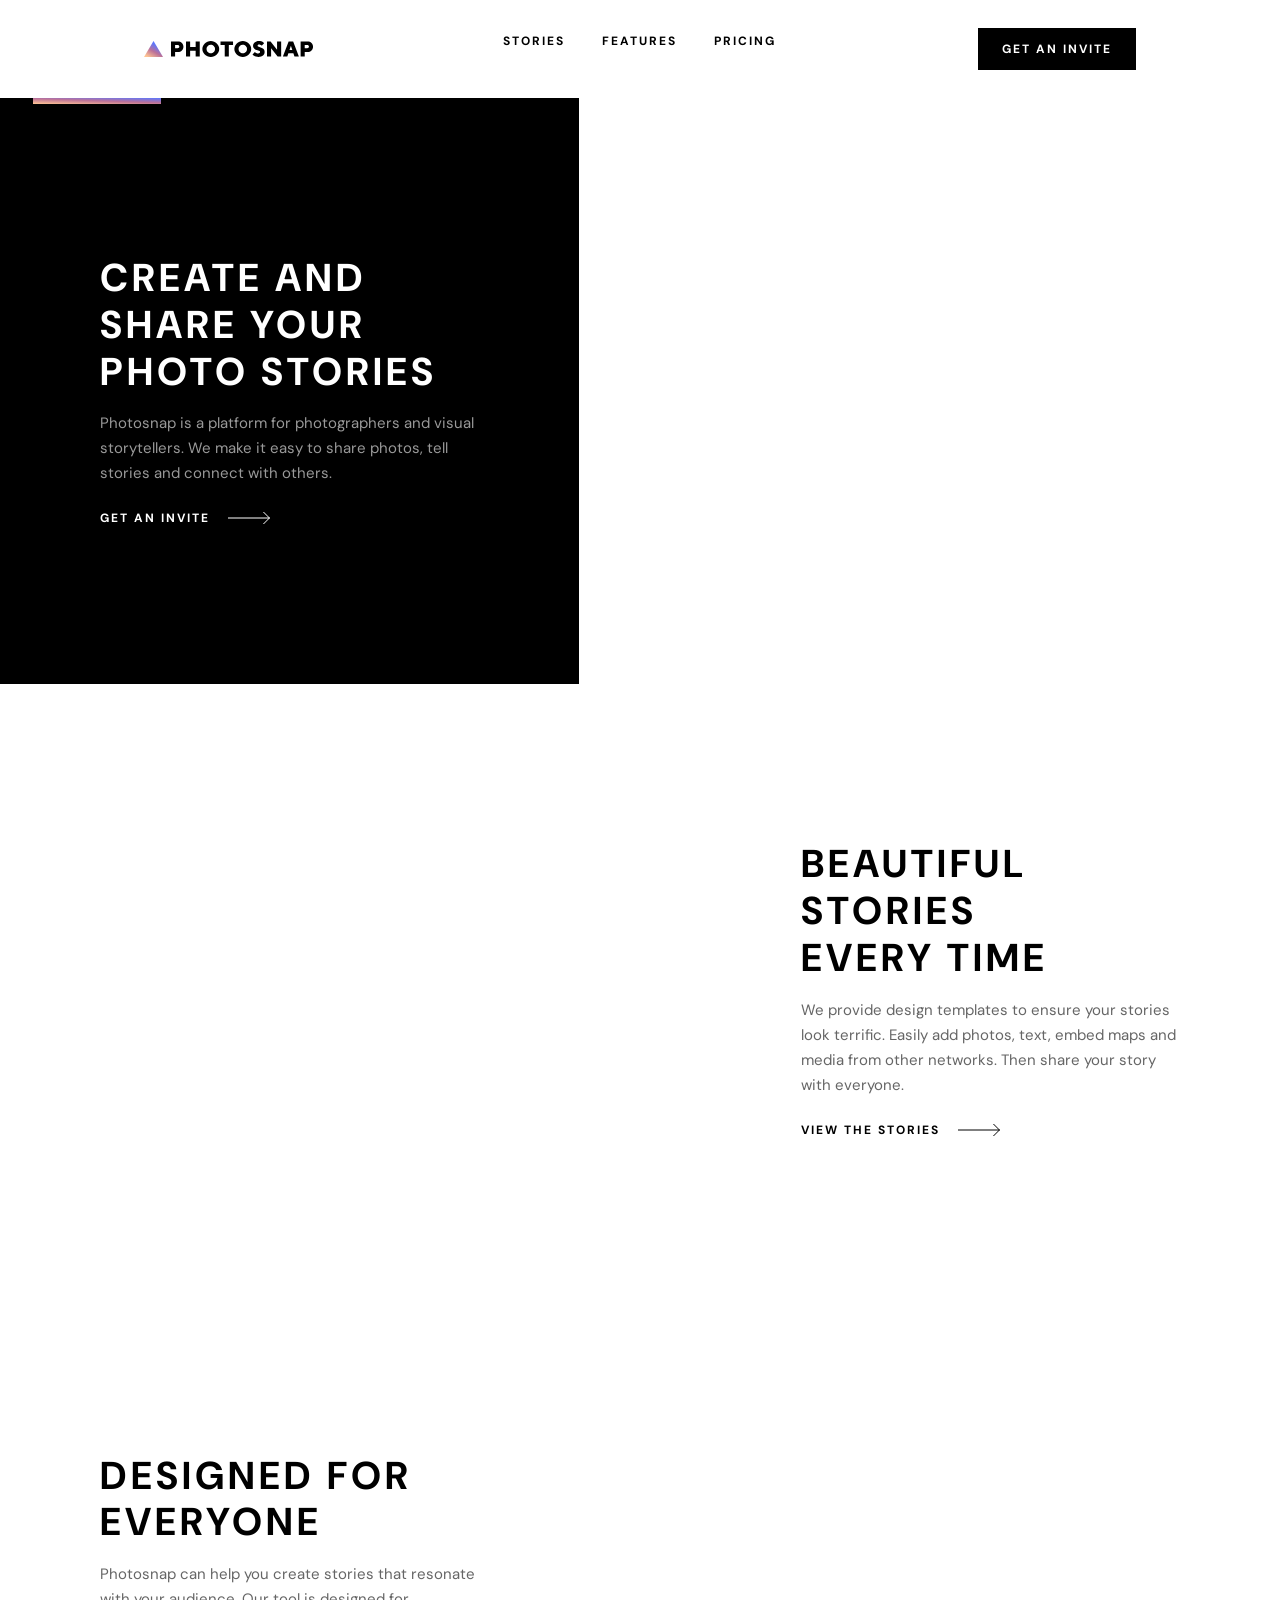
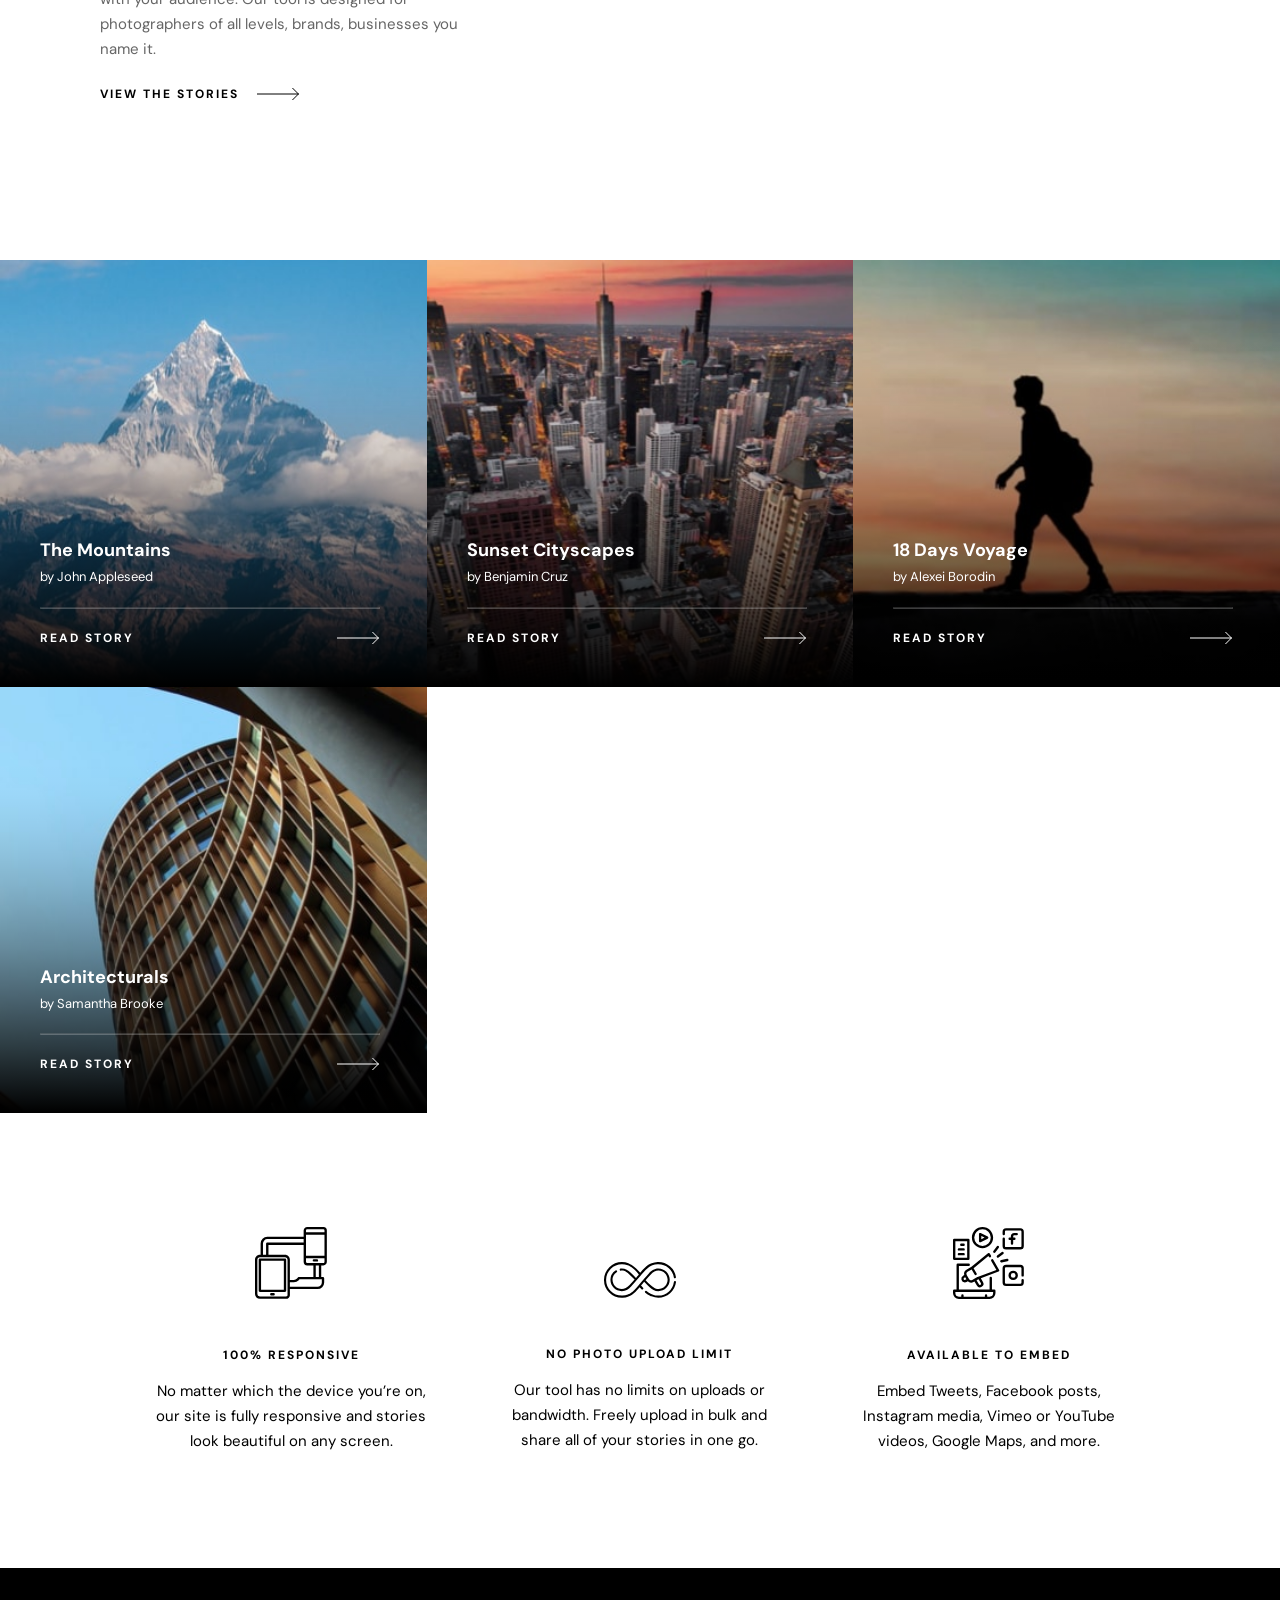
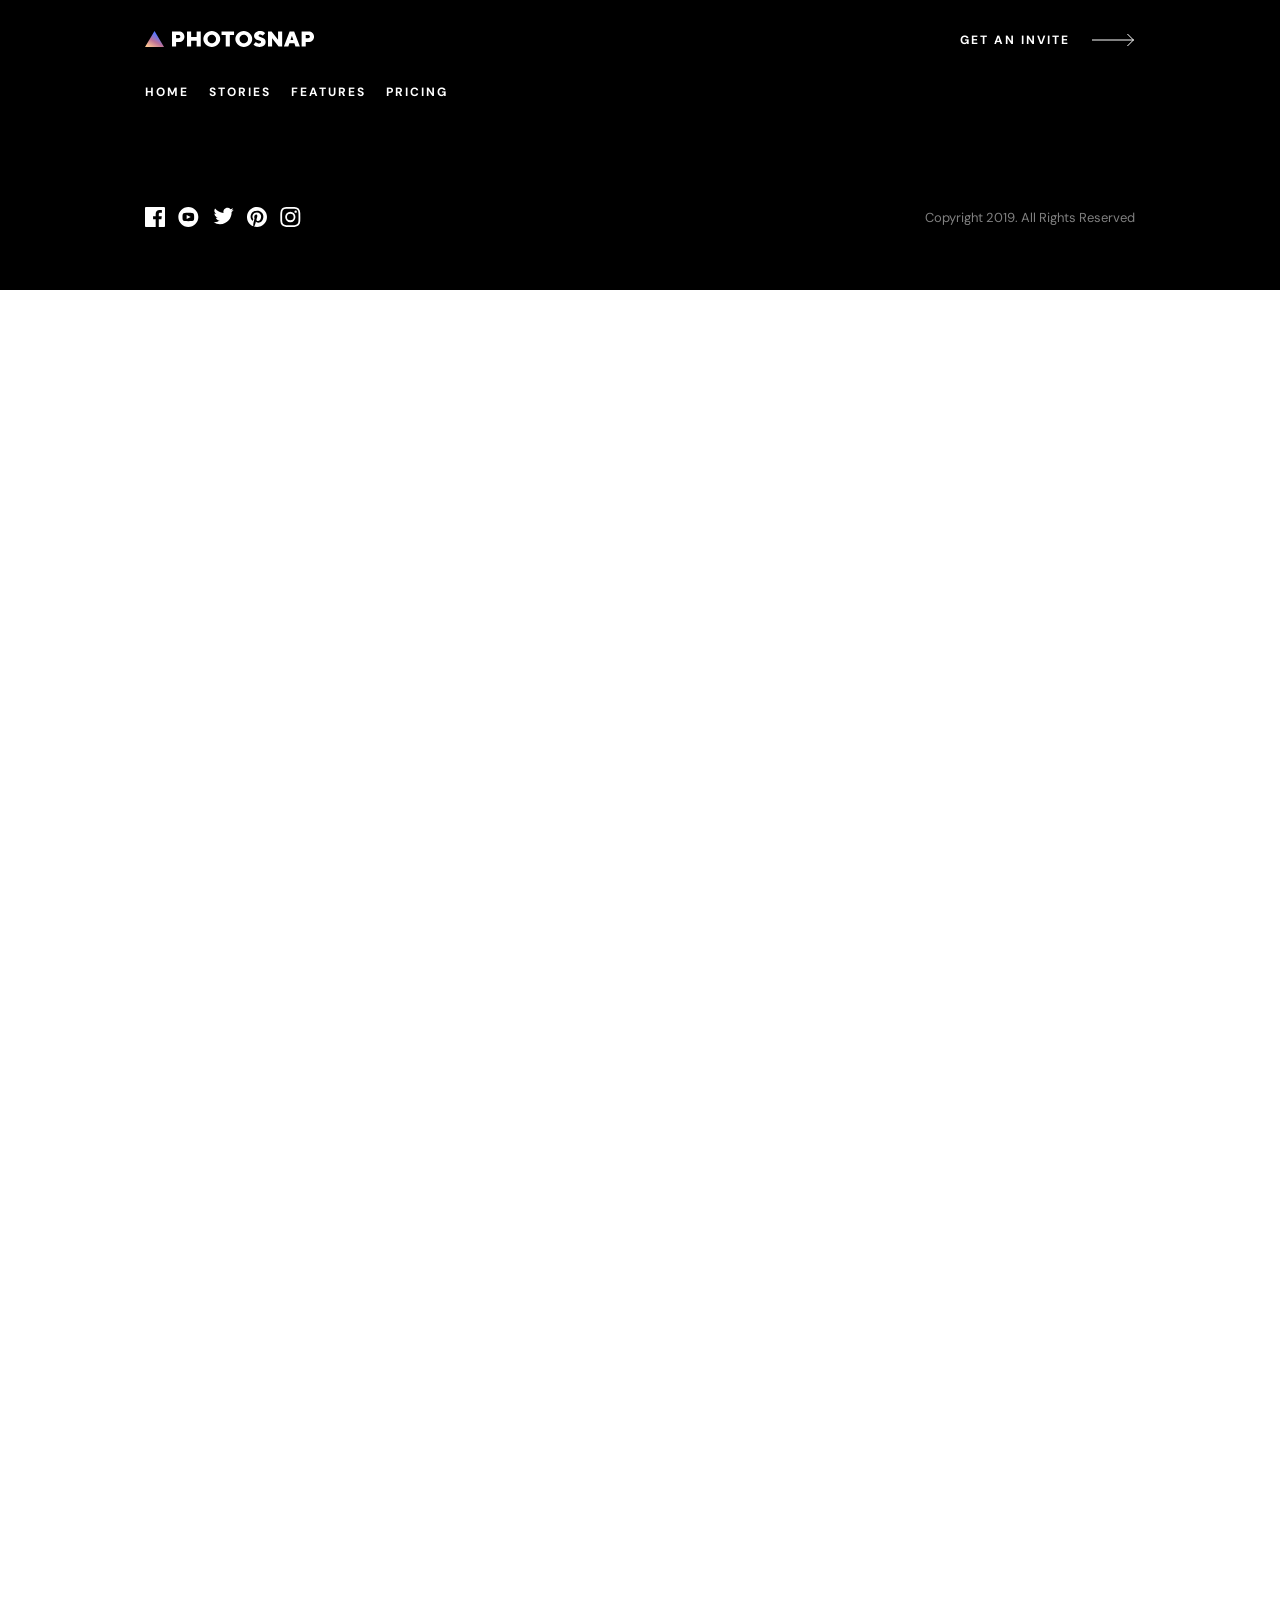
<file: index.html>
<!DOCTYPE html>
<html lang="en">

<head>
  <meta charset="UTF-8">
  <meta name="viewport" content="width=device-width, initial-scale=1.0">

  <link rel="icon" type="image/png" sizes="32x32"
    href="./assets/favicon-32x32.png">
  <link rel="stylesheet" href="./styles/css/reset.css">
  <link rel="stylesheet" href="./styles/css/style.css">
  <title>Frontend Mentor | Photosnap Website Challenge</title>
</head>

<body>
  <header>
    <img class="header-logo" id="header-logo"
      src="./assets/shared/desktop/logo.svg" alt="Photosnap company logo.">
    <nav>
      <ul>
        <li><a href="stories.html">Stories</a></li>
        <li><a href="features.html">Features</a></li>
        <li><a href="pricing.html">Pricing</a></li>
      </ul>
    </nav>
    <a href="pricing.html" class="invite-header-link">Get an invite</a>
    <svg class="menu-icon" id="menu-icon"
      aria-roledescription="mobile menu icon" xmlns="http://www.w3.org/2000/svg"
      width="20" height="6">
      <g fill-rule="evenodd">
        <path d="M0 0h20v1H0zM0 5h20v1H0z" />
      </g>
    </svg>
    <svg class="close-menu-icon" id="close-menu-icon"
      aria-roledescription="close menu icon" xmlns="http://www.w3.org/2000/svg"
      width="16" height="15">
      <path fill-rule="evenodd"
        d="M14.718.075l.707.707L8.707 7.5l6.718 6.718-.707.707L8 8.207l-6.718 6.718-.707-.707L7.293 7.5.575.782l.707-.707L8 6.793 14.718.075z" />
    </svg>
  </header>
  <nav class="mobile-menu">
    <ul>
      <li><a href="stories.html">Stories</a></li>
      <li><a href="features.html">Features</a></li>
      <li><a href="pricing.html">Pricing</a></li>
    </ul>
    <hr>
    <a href="pricing.html" class="mobile-invite-link">Get an invite</a>
  </nav>
  <div class="overlay" id="overlay"></div>
  <main class="content-wrapper" id="content-wrapper">
    <section class="content_container hero">
      <div class="content_copy">
        <div class="gradient"></div>
        <h1 class="main-heading">Create and share your photo Stories</h1>
        <p> Photosnap is a platform for photographers and visual storytellers.
          We make it
          easy to share photos, tell stories and connect with others.</p>
        <div class="copy-invite_link content_link">
          <a href="pricing.html">Get an invite</a>
          <svg xmlns="http://www.w3.org/2000/svg" width="43" height="14">
            <g fill="none" fill-rule="evenodd" stroke="#fff">
              <path d="M0 7h41.864M35.428 1l6 6-6 6" />
            </g>
          </svg>
        </div>
      </div>
      <div class="hero-content-image image_container">
        <picture>
          <source srcset="./assets/home/desktop/create-and-share.jpg"
            media="(width >= 1440px)">
          <source srcset="./assets/home/tablet/create-and-share.jpg"
            media="(width >= 768px)">
          <img src="./assets/home/mobile/create-and-share.jpg"
            alt="A man standing at the edge of a dock with a camera in hand.">
        </picture>
      </div>
    </section>
    <section class="content_container beautiful-stories">
      <div class="content_copy b-s_copy">
        <h2 class="main-heading">Beautiful stories every time</h2>
        <p>We provide design templates to ensure your stories look terrific.
          Easily add
          photos, text, embed maps and media from other networks. Then share
          your story
          with everyone.</p>
        <div class="stories_link content_link">
          <a href="stories.html">View the stories</a>
          <svg xmlns="http://www.w3.org/2000/svg" width="43" height="14">
            <g fill="none" fill-rule="evenodd" stroke="#000">
              <path d="M0 7h41.864M35.428 1l6 6-6 6" />
            </g>
          </svg>
        </div>
      </div>
      <div class="beautiful-stories-image image_container">
        <picture>
          <source srcset="./assets/home/desktop/beautiful-stories.jpg"
            media="(width >= 1440px)">
          <source srcset="./assets/home/tablet/beautiful-stories.jpg"
            media="(width >= 768px)">
          <img src="./assets/home/mobile/beautiful-stories.jpg"
            alt="an open laptop sitting on a desk with a photo editor app displayed on screen.">
        </picture>
      </div>
    </section>
    <section class="content_container designed-everyone">
      <div class="content_copy d-e_copy">
        <h2 class="main-heading">Designed for everyone</h2>
        <p>Photosnap can help you create stories that resonate with your
          audience. Our
          tool is designed for photographers of all levels, brands, businesses
          you name
          it.</p>
        <div class="designed_link content_link">
          <a href="stories.html">View the stories</a>
          <svg xmlns="http://www.w3.org/2000/svg" width="43" height="14">
            <g fill="none" fill-rule="evenodd" stroke="#000">
              <path d="M0 7h41.864M35.428 1l6 6-6 6" />
            </g>
          </svg>
        </div>
      </div>
      <div class="designed-everyone-image image_container">
        <picture>
          <source srcset="./assets/home/desktop/designed-for-everyone.jpg"
            media="(width >= 1440px)">
          <source srcset="./assets/home/tablet/designed-for-everyone.jpg"
            media="(width >= 768px)">
          <img src="./assets/home/mobile/designed-for-everyone.jpg"
            alt="A man holding a camera.">
        </picture>
      </div>
    </section>
  </main>
  <section class="stories-grid">
    <div class="story">
      <picture>
        <source srcset="./assets/stories/desktop/mountains.jpg"
          media="(width >= 1440px)">
        <img src="./assets/stories/mobile/mountains.jpg"
          alt="A picture of a mountain peak.">
      </picture>
      <div class="story-copy">
        <h3>The Mountains</h3>
        <span>by John Appleseed</span>
        <hr>
        <div class="read-story-container">
          <a href="" class="read-story_link">Read story</a>
          <svg xmlns="http://www.w3.org/2000/svg" width="43" height="14">
            <g fill="none" fill-rule="evenodd" stroke="#fff">
              <path d="M0 7h41.864M35.428 1l6 6-6 6" />
            </g>
          </svg>
        </div>
      </div>
      <div class="story-gradient"></div>
    </div>
    <div class="story">
      <picture>
        <source srcset="./assets/stories/desktop/cityscapes.jpg"
          media="(width >= 1440px)">
        <img src="./assets/stories/mobile/cityscapes.jpg"
          alt="the view of a city at dusk.">
      </picture>
      <div class="story-copy">
        <h3>Sunset Cityscapes</h3>
        <span>by Benjamin Cruz</span>
        <hr>
        <div class="read-story-container">
          <a href="" class="read-story_link">Read story</a>
          <svg xmlns="http://www.w3.org/2000/svg" width="43" height="14">
            <g fill="none" fill-rule="evenodd" stroke="#fff">
              <path d="M0 7h41.864M35.428 1l6 6-6 6" />
            </g>
          </svg>
        </div>
      </div>
      <div class="story-gradient"></div>
    </div>
    <div class="story">
      <picture>
        <source srcset="./assets/stories/desktop/18-days-voyage.jpg"
          media="(width >= 1440px)">
        <img src="./assets/stories/mobile/18-days-voyage.jpg"
          alt="A silhouetted man walking at dusk.">
      </picture>
      <div class="story-copy">
        <h3>18 Days Voyage</h3>
        <span>by Alexei Borodin</span>
        <hr>
        <div class="read-story-container">
          <a href="" class="read-story_link">Read story</a>
          <svg xmlns="http://www.w3.org/2000/svg" width="43" height="14">
            <g fill="none" fill-rule="evenodd" stroke="#fff">
              <path d="M0 7h41.864M35.428 1l6 6-6 6" />
            </g>
          </svg>
        </div>
      </div>
      <div class="story-gradient"></div>
    </div>
    <div class="story">
      <picture>
        <source srcset="./assets/stories/desktop/architecturals.jpg"
          media="(width >= 1440px)">
        <img src="./assets/stories/mobile/architecturals.jpg"
          alt="A picture of a building with curved sides.">
      </picture>
      <div class="story-copy">
        <h3>Architecturals</h3>
        <span>by Samantha Brooke</span>
        <hr>
        <div class="read-story-container">
          <a href="" class="read-story_link">Read story</a>
          <svg xmlns="http://www.w3.org/2000/svg" width="43" height="14">
            <g fill="none" fill-rule="evenodd" stroke="#fff">
              <path d="M0 7h41.864M35.428 1l6 6-6 6" />
            </g>
          </svg>
        </div>
      </div>
      <div class="story-gradient"></div>
    </div>
  </section>
  <section class="features-grid">
    <div class="feature">
      <img src="./assets/features/desktop/responsive.svg"
        alt="responsive feature icon.">
      <h4>100% Responsive</h4>
      <p>No matter which the device you’re on, our site is fully responsive and
        stories
        look beautiful on any screen.</p>
    </div>
    <div class="feature">
      <img src="./assets/features/desktop/no-limit.svg"
        alt="no upload limit icon.">
      <h4>No Photo Upload Limit</h4>
      <p>Our tool has no limits on uploads or bandwidth.
        Freely upload in bulk
        and
        share all of your stories in one go.</p>
    </div>
    <div class="feature">
      <img src="./assets/features/desktop/embed.svg" alt="embed image icon.">
      <h4>Available to Embed</h4>
      <p>Embed Tweets, Facebook posts, Instagram media, Vimeo or YouTube videos,
        Google Maps, and more.
      </p>
    </div>
  </section>
  <footer>
    <img src="./assets/shared/desktop/logo-white.svg"
      alt="Photosnap company logo.">
    <div class="social-links">
      <ul>
        <!-- FACEBOOK -->
        <li><a href="#">
            <svg xmlns="http://www.w3.org/2000/svg" width="20" height="20">
              <defs>
                <linearGradient id="facebook_gradient" x1="100%" x2="0%" y1="0%"
                  y2="100%">
                  <stop offset="0%" stop-color="#63AFDB" />
                  <stop offset="100%" stop-color="#6028F1" />
                </linearGradient>
              </defs>
              <path fill="url(#facebook_gradient)"
                d="M18.896 0H1.104C.494 0 0 .494 0 1.104v17.793C0 19.506.494 20 1.104 20h9.58v-7.745H8.076V9.237h2.606V7.01c0-2.583 1.578-3.99 3.883-3.99 1.104 0 2.052.082 2.329.119v2.7h-1.598c-1.254 0-1.496.597-1.496 1.47v1.928h2.989l-.39 3.018h-2.6V20h5.098c.608 0 1.102-.494 1.102-1.104V1.104C20 .494 19.506 0 18.896 0z" />
            </svg>
          </a></li>
        <!-- YOUTUBE -->
        <li><a href="#">
            <svg xmlns="http://www.w3.org/2000/svg" width="21" height="20">
              <defs>
                <linearGradient id="youtube_gradient" x1="0%" x2="100%"
                  y1="100%" y2="0%">
                  <stop offset="0%" stop-color="#D3205A" />
                  <stop offset="100%" stop-color="#FF5A5A" />
                </linearGradient>
              </defs>
              <path fill="url(#youtube_gradient)"
                d="M43.33 0c-5.523 0-10 4.478-10 10 0 5.523 4.477 10 10 10s10-4.477 10-10c0-5.522-4.477-10-10-10zm3.7 14.077c-1.75.12-5.653.12-7.402 0-1.896-.13-2.117-1.059-2.131-4.077.014-3.024.237-3.947 2.131-4.077 1.75-.12 5.652-.12 7.403 0 1.897.13 2.117 1.059 2.132 4.077-.015 3.024-.237 3.947-2.132 4.077zm-5.367-6.029l4.098 1.949-4.098 1.955V8.048z"
                transform="translate(-33)" />
            </svg>
          </a></li>
        <!-- TWITTER -->
        <li><a href="#">
            <svg xmlns="http://www.w3.org/2000/svg" width="21" height="18">
              <defs>
                <linearGradient id="twitter_gradient" x1="100%" x2="0%"
                  y1="16.979%" y2="83.021%">
                  <stop offset="0%" stop-color="#65FFEB" />
                  <stop offset="100%" stop-color="#27718A" />
                </linearGradient>
              </defs>
              <path fill="url(#twitter_gradient)"
                d="M86.66 3.797a8.192 8.192 0 01-2.357.646 4.11 4.11 0 001.805-2.27 8.22 8.22 0 01-2.606.996 4.096 4.096 0 00-2.995-1.296c-2.65 0-4.596 2.472-3.998 5.038a11.648 11.648 0 01-8.457-4.287 4.109 4.109 0 001.27 5.478 4.086 4.086 0 01-1.858-.513c-.045 1.901 1.318 3.68 3.291 4.075a4.113 4.113 0 01-1.853.07 4.106 4.106 0 003.833 2.85 8.25 8.25 0 01-6.075 1.7 11.616 11.616 0 006.29 1.843c7.618 0 11.922-6.434 11.662-12.205a8.354 8.354 0 002.048-2.124z"
                transform="translate(-66 -1)" />
            </svg>
          </a></li>
        <!-- PINTREST -->
        <li><a href="#">
            <svg xmlns="http://www.w3.org/2000/svg" width="20" height="20">
              <defs>
                <linearGradient id="pinterest_gradient" x1="100%" x2="0%"
                  y1="0%" y2="100%">
                  <stop offset="0%" stop-color="#F6C683" />
                  <stop offset="100%" stop-color="#DE3838" />
                </linearGradient>
              </defs>
              <path fill="url(#pintrest_gradient)"
                d="M109.99 0c-5.522 0-10 4.477-10 10 0 4.237 2.636 7.855 6.356 9.312-.088-.791-.167-2.005.035-2.868.181-.78 1.172-4.97 1.172-4.97s-.299-.6-.299-1.486c0-1.39.806-2.428 1.81-2.428.852 0 1.264.64 1.264 1.408 0 .858-.546 2.14-.828 3.33-.236.995.5 1.807 1.48 1.807 1.778 0 3.144-1.874 3.144-4.58 0-2.393-1.72-4.068-4.176-4.068-2.845 0-4.515 2.135-4.515 4.34 0 .859.33 1.781.744 2.281a.3.3 0 01.069.288l-.278 1.133c-.044.183-.145.223-.335.134-1.249-.581-2.03-2.407-2.03-3.874 0-3.154 2.292-6.052 6.608-6.052 3.469 0 6.165 2.473 6.165 5.776 0 3.447-2.173 6.22-5.19 6.22-1.013 0-1.965-.525-2.291-1.148l-.623 2.378c-.226.869-.835 1.958-1.244 2.621.937.29 1.931.446 2.962.446 5.523 0 10-4.477 10-10s-4.477-10-10-10z"
                transform="translate(-100)" />
            </svg>
          </a></li>
        <!-- INSTAGRAM -->
        <li><a href="#">
            <svg xmlns="http://www.w3.org/2000/svg" width="21" height="20">
              <defs>
                <linearGradient id="instagram_gradient" x1="0%" x2="50%"
                  y1="100%" y2="0%">
                  <stop offset="0%" stop-color="#FFC593" />
                  <stop offset="51.945%" stop-color="#BC7198" />
                  <stop offset="100%" stop-color="#5A77FF" />
                </linearGradient>
              </defs>
              <path fill="url(#instagram_gradient)"
                d="M143.32 1.802c2.67 0 2.987.01 4.042.059 2.71.123 3.976 1.409 4.099 4.099.048 1.054.057 1.37.057 4.04 0 2.672-.01 2.988-.057 4.042-.124 2.687-1.387 3.975-4.1 4.099-1.054.048-1.37.058-4.041.058-2.67 0-2.987-.01-4.04-.058-2.718-.124-3.977-1.416-4.1-4.1-.048-1.054-.058-1.37-.058-4.041 0-2.67.01-2.986.058-4.04.124-2.69 1.387-3.977 4.1-4.1 1.054-.048 1.37-.058 4.04-.058zm0-1.802c-2.716 0-3.056.012-4.123.06-3.631.167-5.65 2.182-5.816 5.817-.05 1.067-.061 1.407-.061 4.123s.012 3.057.06 4.123c.167 3.632 2.182 5.65 5.817 5.817 1.067.048 1.407.06 4.123.06s3.057-.012 4.123-.06c3.629-.167 5.652-2.182 5.816-5.817.05-1.066.061-1.407.061-4.123s-.012-3.056-.06-4.122c-.163-3.629-2.18-5.65-5.816-5.817C146.377.01 146.036 0 143.32 0zm0 4.865a5.135 5.135 0 100 10.27 5.135 5.135 0 000-10.27zm0 8.468a3.333 3.333 0 110-6.666 3.333 3.333 0 010 6.666zm5.338-9.87a1.2 1.2 0 100 2.4 1.2 1.2 0 000-2.4z"
                transform="translate(-133)" />
            </svg>
          </a></li>
      </ul>
    </div>
    <nav class="footer-nav" id="footer-nav">
      <ul>
        <li><a href="index.html">Home</a></li>
        <li><a href="stories.html">Stories</a></li>
        <li><a href="features.html">Features</a></li>
        <li><a href="pricing.html">Pricing</a></li>
      </ul>
    </nav>
    <div class="footer-invite-container">
      <a href="#" class="footer-invite_link">Get an invite</a>
      <svg xmlns="http://www.w3.org/2000/svg" width="43" height="14">
        <g fill="none" fill-rule="evenodd" stroke="#fff">
          <path d="M0 7h41.864M35.428 1l6 6-6 6" />
        </g>
      </svg>
    </div>
    <span class="copyright">Copyright 2019. All Rights Reserved</span>

  </footer>
  <script src="./js/menu.js"></script>
</body>

</html>
</file>
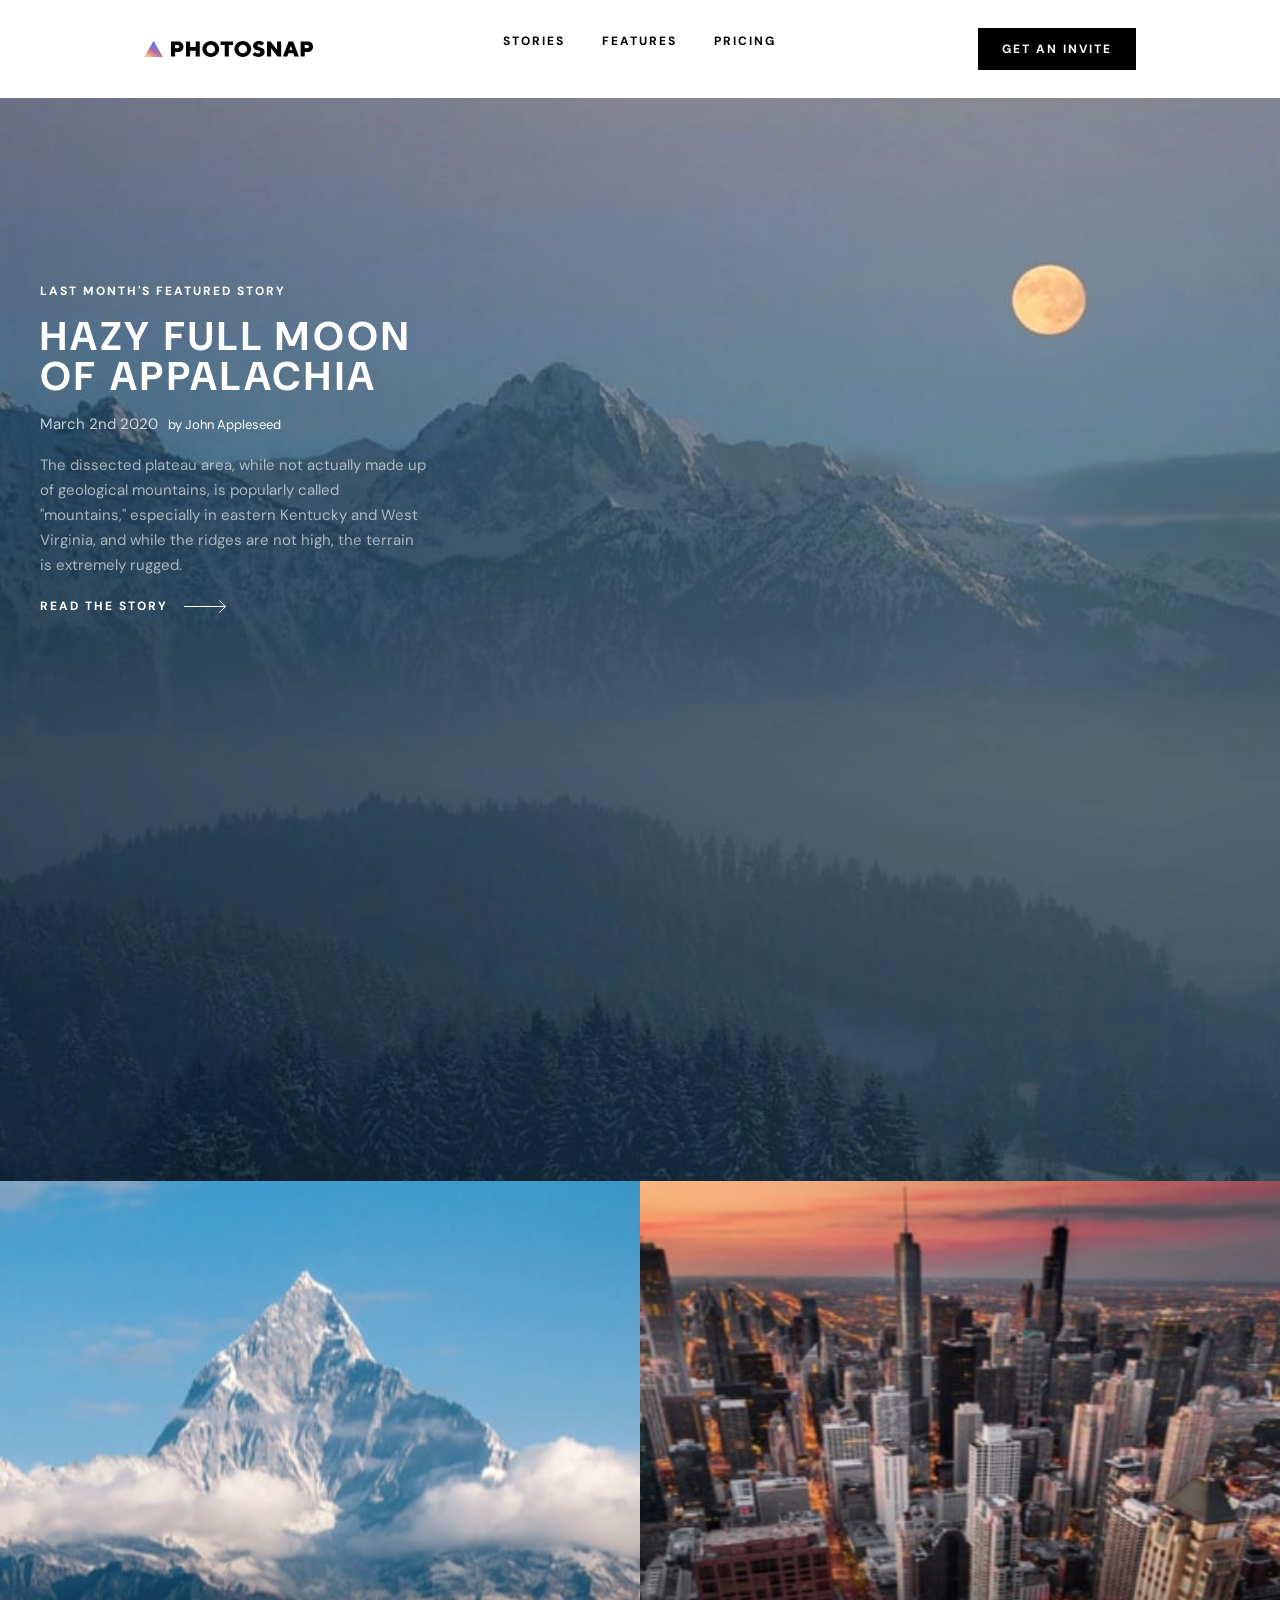
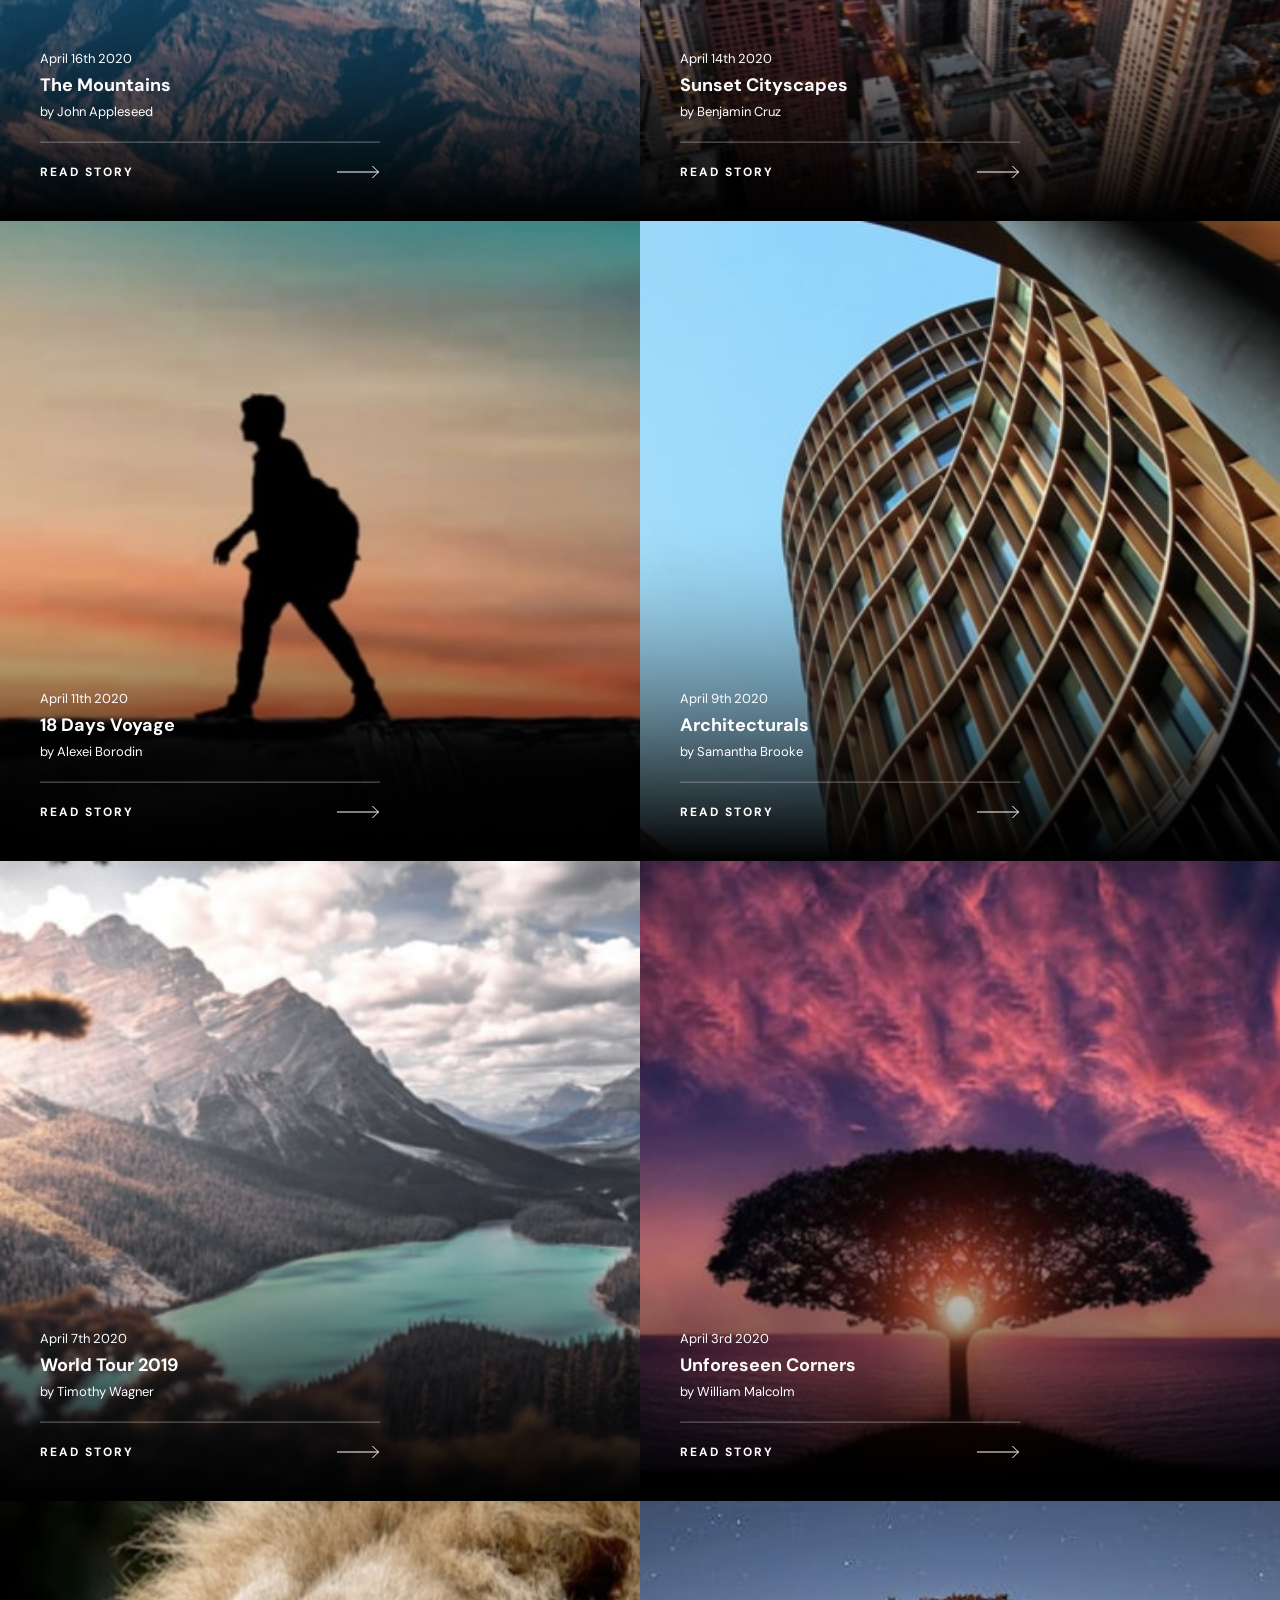
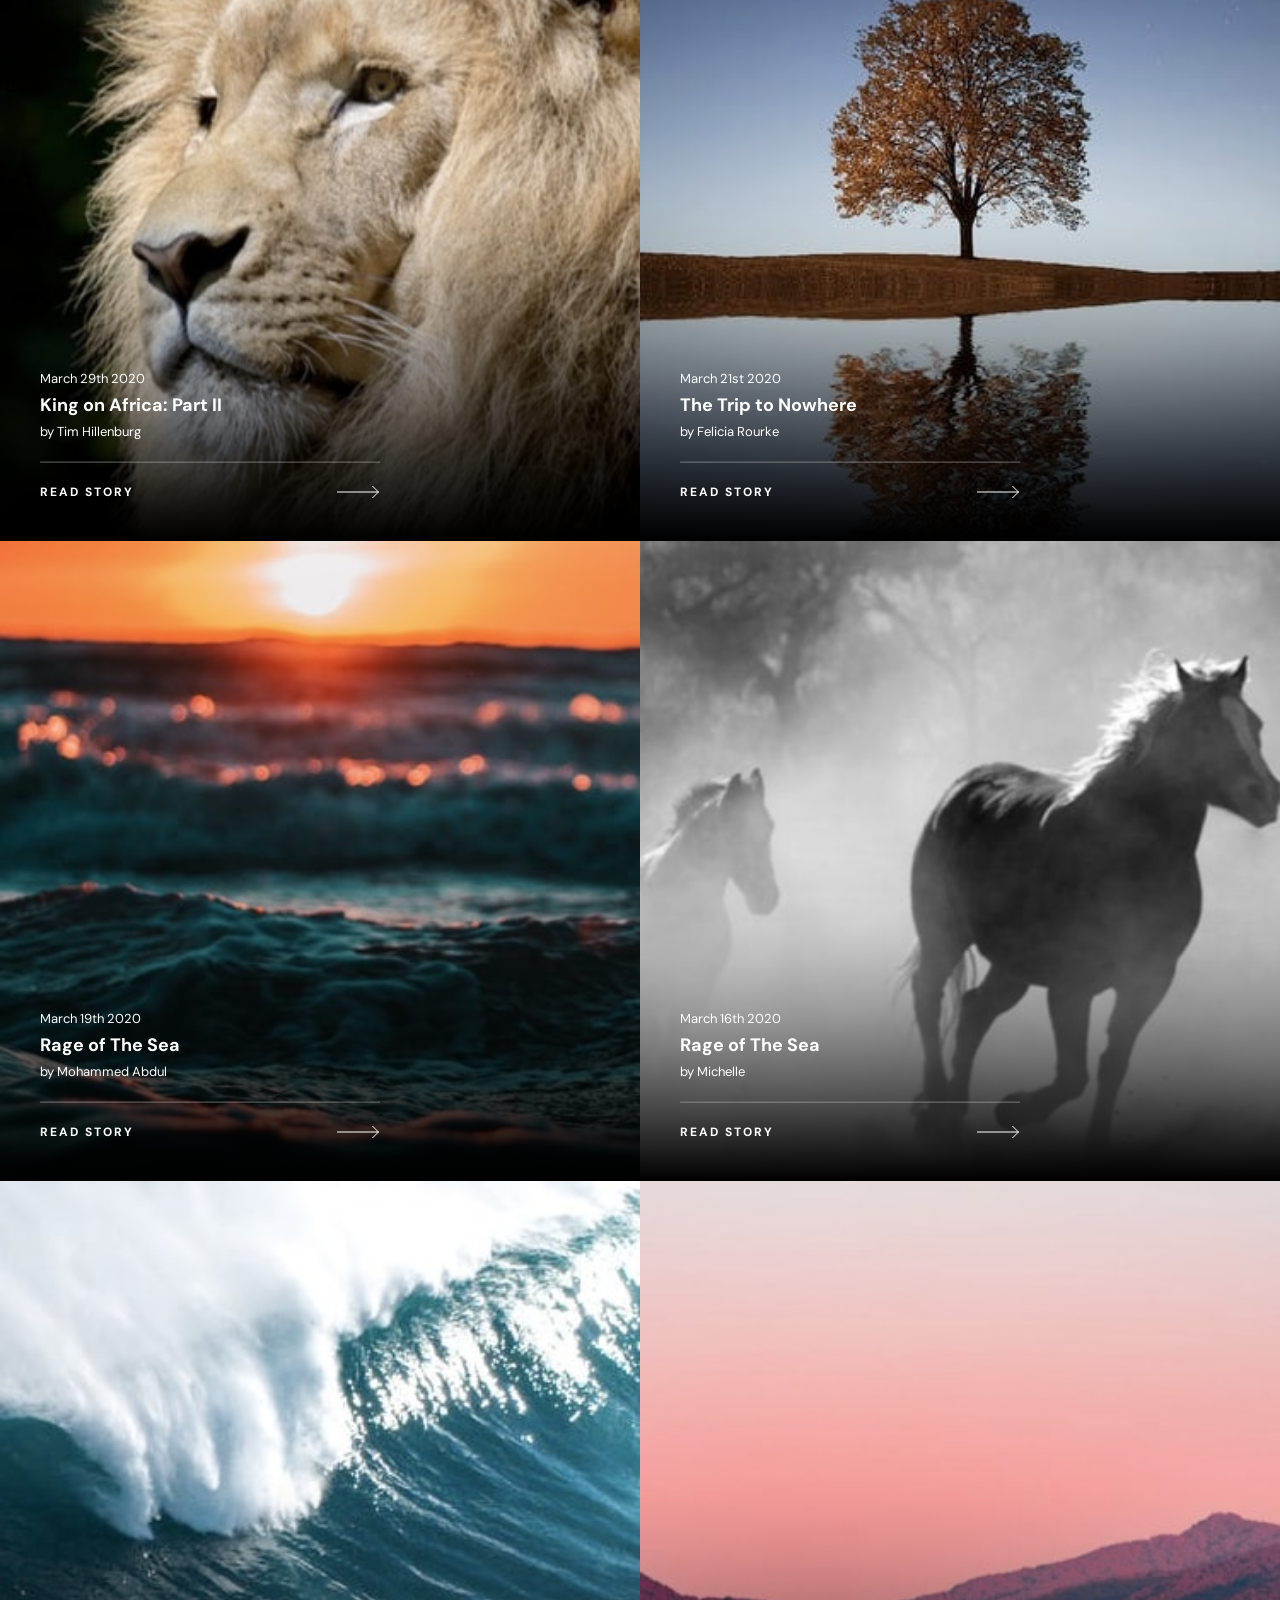
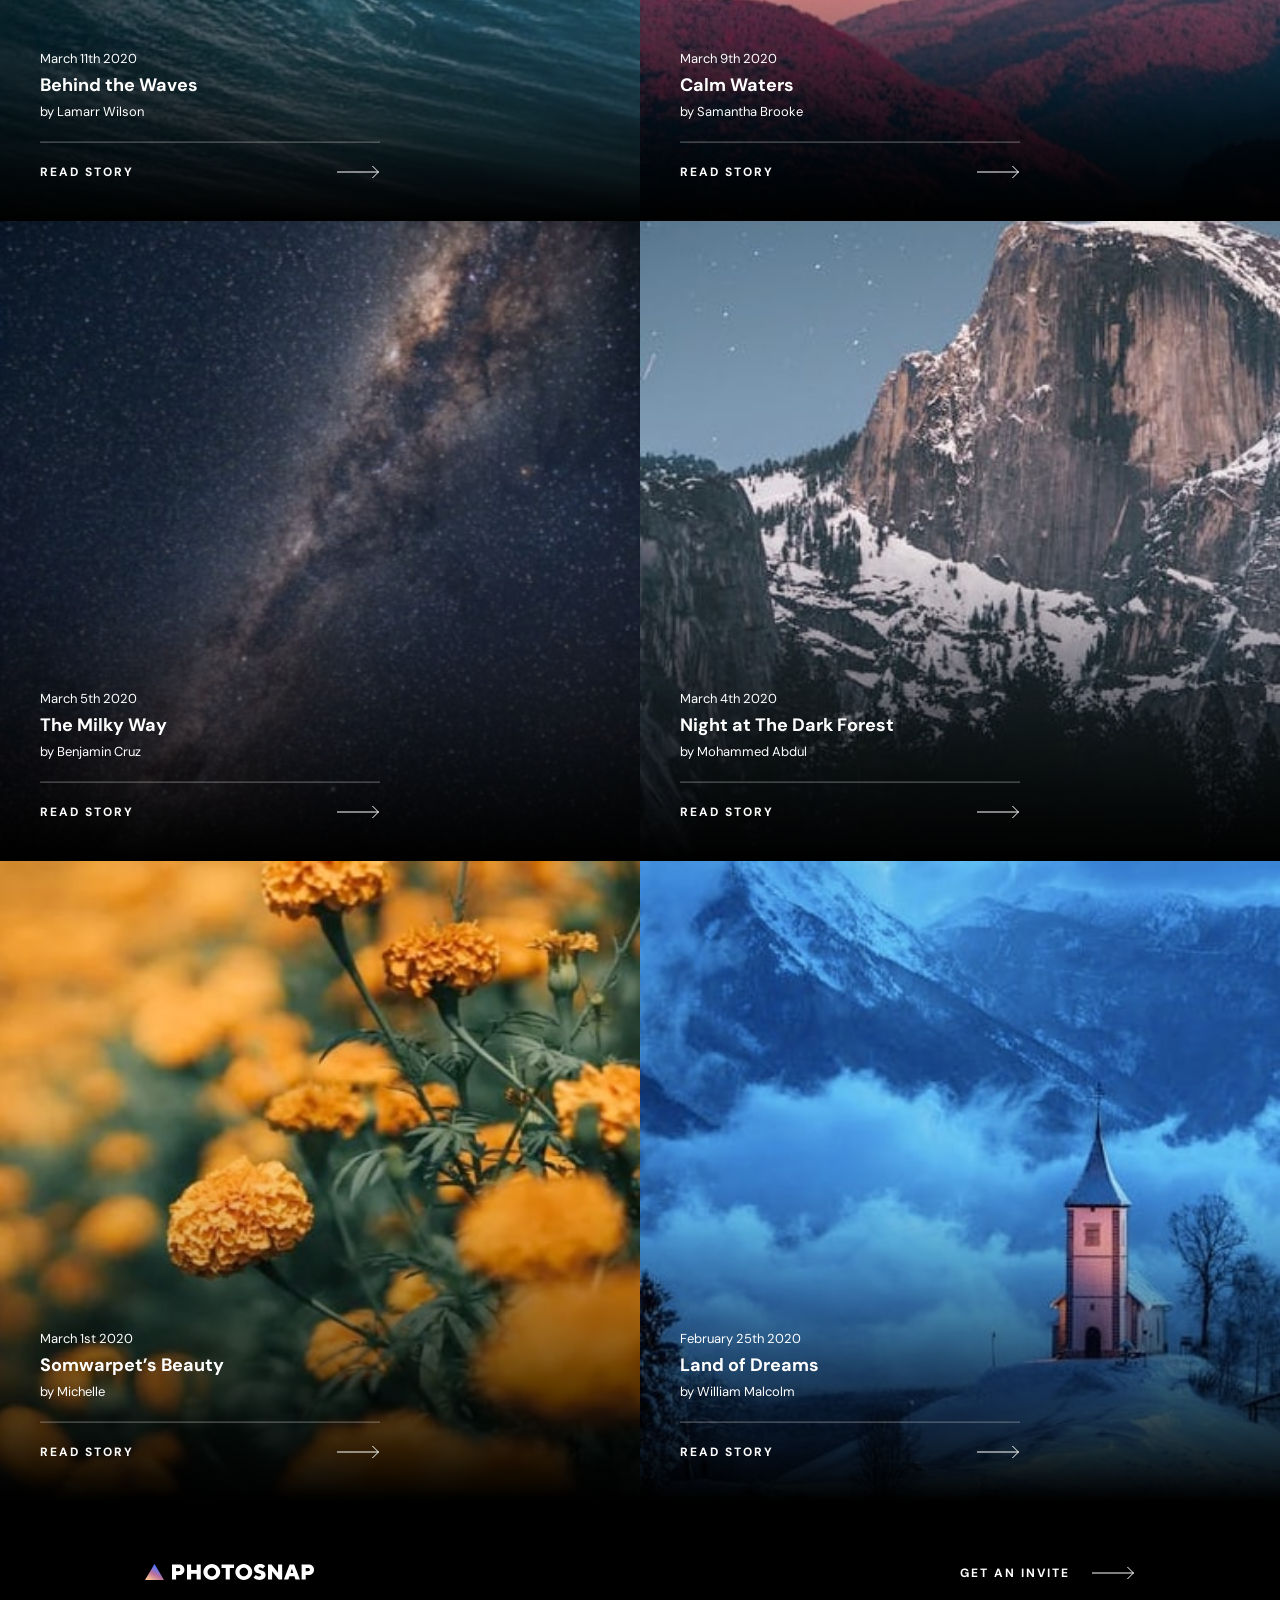
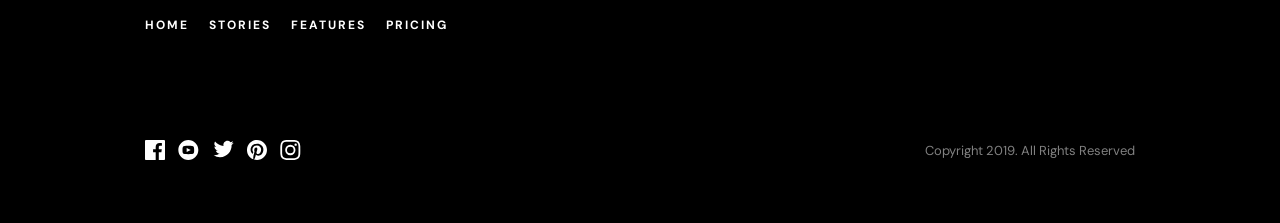
<file: stories.html>
<!DOCTYPE html>
<html lang="en">

<head>
  <meta charset="UTF-8">
  <meta name="viewport" content="width=device-width, initial-scale=1.0">
  <link rel="stylesheet" href="./styles/css/style.css">
  <link rel="stylesheet" href="./styles/css/reset.css">
  <link rel="icon" type="image/png" sizes="32x32"
    href="./assets/favicon-32x32.png">

  <title>Frontend Mentor | Photosnap Website Challenge</title>
</head>

<body>
  <div class="overlay" id="overlay"></div>
  <header>
    <img class="header-logo" id="header-logo"
      src="./assets/shared/desktop/logo.svg" alt="Photosnap company logo.">
    <nav>
      <ul>
        <li><a href="stories.html">Stories</a></li>
        <li><a href="features.html">Features</a></li>
        <li><a href="pricing.html">Pricing</a></li>
      </ul>
    </nav>
    <a href="pricing.html" class="invite-header-link">Get an invite</a>
    <svg class="menu-icon" id="menu-icon"
      aria-roledescription="mobile menu icon" xmlns="http://www.w3.org/2000/svg"
      width="20" height="6">
      <g fill-rule="evenodd">
        <path d="M0 0h20v1H0zM0 5h20v1H0z" />
      </g>
    </svg>
    <svg class="close-menu-icon" id="close-menu-icon"
      aria-roledescription="close menu icon" xmlns="http://www.w3.org/2000/svg"
      width="16" height="15">
      <path fill-rule="evenodd"
        d="M14.718.075l.707.707L8.707 7.5l6.718 6.718-.707.707L8 8.207l-6.718 6.718-.707-.707L7.293 7.5.575.782l.707-.707L8 6.793 14.718.075z" />
    </svg>
  </header>
  <nav class=" mobile-menu">
    <ul>
      <li><a href="stories.html">Stories</a></li>
      <li><a href="features.html">Features</a></li>
      <li><a href="pricing.html">Pricing</a></li>
    </ul>
    <hr>
    <a href="pricing.html" class="mobile-invite-link">Get an invite</a>
  </nav>
  <section class="stories-hero">
    <picture>
      <source srcset="./assets/stories/desktop/moon-of-appalacia.jpg"
        media="(width >= 1440px)">
      <source srcset="./assets/stories/tablet/moon-of-appalacia.jpg"
        media="(width >= 768px)">
      <img src="./assets/stories/mobile/moon-of-appalacia.jpg"
        alt="A picture of a mountain peak.">
    </picture>
    <div class="stories-hero-copy_container">
      <span class="featured-tag">Last month's featured story</span>
      <h1>Hazy full moon of Appalachia</h1>
      <div class="feature-details">
        <p class="publish-date">March 2nd 2020</p>
        <span class="author-name">by John
          Appleseed</span>
      </div>
      <p class="feature-story-copy">The dissected plateau area, while not
        actually made up of
        geological
        mountains,
        is popularly called "mountains," especially in eastern Kentucky
        and West
        Virginia,
        and while the ridges are not high, the terrain is extremely
        rugged.</p>
      <div class="read-story-container">
        <p>Read the story</p>
        <svg xmlns="http://www.w3.org/2000/svg" width="43" height="14">
          <g fill="none" fill-rule="evenodd" stroke="#fff">
            <path d="M0 7h41.864M35.428 1l6 6-6 6" />
          </g>
        </svg>
      </div>
    </div>
  </section>
  <main class="stories-container">
    <div class="story">
      <picture>
        <source srcset="./assets/stories/desktop/mountains.jpg"
          media="(width >= 1440px)">
        <img src="./assets/stories/mobile/mountains.jpg"
          alt="A picture of a mountain peak.">
      </picture>
      <div class="story-copy">
        <span>April 16th 2020</span>
        <h3>The Mountains</h3>
        <span>by John Appleseed</span>
        <hr>
        <div class="read-story-container">
          <a href="" class="read-story_link">Read story</a>
          <svg xmlns="http://www.w3.org/2000/svg" width="43" height="14">
            <g fill="none" fill-rule="evenodd" stroke="#fff">
              <path d="M0 7h41.864M35.428 1l6 6-6 6" />
            </g>
          </svg>
        </div>
      </div>
      <div class="story-gradient"></div>
    </div>
    <div class="story">
      <picture>
        <source srcset="./assets/stories/desktop/cityscapes.jpg"
          media="(width >= 1440px)">
        <img src="./assets/stories/mobile/cityscapes.jpg"
          alt="the view of a city at dusk.">
      </picture>
      <div class="story-copy">
        <span>April 14th 2020</span>
        <h3>Sunset Cityscapes</h3>
        <span>by Benjamin Cruz</span>
        <hr>
        <div class="read-story-container">
          <a href="" class="read-story_link">Read story</a>
          <svg xmlns="http://www.w3.org/2000/svg" width="43" height="14">
            <g fill="none" fill-rule="evenodd" stroke="#fff">
              <path d="M0 7h41.864M35.428 1l6 6-6 6" />
            </g>
          </svg>
        </div>
      </div>
      <div class="story-gradient"></div>
    </div>
    <div class="story">
      <picture>
        <source srcset="./assets/stories/desktop/18-days-voyage.jpg"
          media="(width >= 1440px)">
        <img src="./assets/stories/mobile/18-days-voyage.jpg"
          alt="A silhouetted man walking at dusk.">
      </picture>
      <div class="story-copy">
        <span>April 11th 2020</span>
        <h3>18 Days Voyage</h3>
        <span>by Alexei Borodin</span>
        <hr>
        <div class="read-story-container">
          <a href="" class="read-story_link">Read story</a>
          <svg xmlns="http://www.w3.org/2000/svg" width="43" height="14">
            <g fill="none" fill-rule="evenodd" stroke="#fff">
              <path d="M0 7h41.864M35.428 1l6 6-6 6" />
            </g>
          </svg>
        </div>
      </div>
      <div class="story-gradient"></div>
    </div>
    <div class="story">
      <picture>
        <source srcset="./assets/stories/desktop/architecturals.jpg"
          media="(width >= 1440px)">
        <img src="./assets/stories/mobile/architecturals.jpg"
          alt="A picture of a building with curved sides.">
      </picture>
      <div class="story-copy">
        <span>April 9th 2020</span>
        <h3>Architecturals</h3>
        <span>by Samantha Brooke</span>
        <hr>
        <div class="read-story-container">
          <a href="" class="read-story_link">Read story</a>
          <svg xmlns="http://www.w3.org/2000/svg" width="43" height="14">
            <g fill="none" fill-rule="evenodd" stroke="#fff">
              <path d="M0 7h41.864M35.428 1l6 6-6 6" />
            </g>
          </svg>
        </div>
      </div>
      <div class="story-gradient"></div>
    </div>
    <div class="story">
      <picture>
        <source srcset="./assets/stories/desktop/world-tour.jpg"
          media="(width >= 1440px)">
        <img src="./assets/stories/mobile/world-tour.jpg"
          alt="A picture of a building with curved sides.">
      </picture>
      <div class="story-copy">
        <span>April 7th 2020</span>
        <h3>World Tour 2019</h3>
        <span>by Timothy Wagner</span>
        <hr>
        <div class="read-story-container">
          <a href="" class="read-story_link">Read story</a>
          <svg xmlns="http://www.w3.org/2000/svg" width="43" height="14">
            <g fill="none" fill-rule="evenodd" stroke="#fff">
              <path d="M0 7h41.864M35.428 1l6 6-6 6" />
            </g>
          </svg>
        </div>
      </div>
      <div class="story-gradient"></div>
    </div>
    <div class="story">
      <picture>
        <source srcset="./assets/stories/desktop/unforeseen-corners.jpg"
          media="(width >= 1440px)">
        <img src="./assets/stories/mobile/unforeseen-corners.jpg"
          alt="A picture of a building with curved sides.">
      </picture>
      <div class="story-copy">
        <span>April 3rd 2020</span>
        <h3>Unforeseen Corners</h3>
        <span>by William Malcolm</span>
        <hr>
        <div class="read-story-container">
          <a href="" class="read-story_link">Read story</a>
          <svg xmlns="http://www.w3.org/2000/svg" width="43" height="14">
            <g fill="none" fill-rule="evenodd" stroke="#fff">
              <path d="M0 7h41.864M35.428 1l6 6-6 6" />
            </g>
          </svg>
        </div>
      </div>
      <div class="story-gradient"></div>
    </div>
    <div class="story">
      <picture>
        <source srcset="./assets/stories/desktop/king-on-africa.jpg"
          media="(width >= 1440px)">
        <img src="./assets/stories/mobile/king-on-africa.jpg"
          alt="A picture of a building with curved sides.">
      </picture>
      <div class="story-copy">
        <span>March 29th 2020</span>
        <h3>King on Africa: Part II</h3>
        <span>by Tim Hillenburg</span>
        <hr>
        <div class="read-story-container">
          <a href="" class="read-story_link">Read story</a>
          <svg xmlns="http://www.w3.org/2000/svg" width="43" height="14">
            <g fill="none" fill-rule="evenodd" stroke="#fff">
              <path d="M0 7h41.864M35.428 1l6 6-6 6" />
            </g>
          </svg>
        </div>
      </div>
      <div class="story-gradient"></div>
    </div>
    <div class="story">
      <picture>
        <source srcset="./assets/stories/desktop/trip-to-nowhere.jpg"
          media="(width >= 1440px)">
        <img src="./assets/stories/mobile/trip-to-nowhere.jpg"
          alt="A picture of a building with curved sides.">
      </picture>
      <div class="story-copy">
        <span>March 21st 2020</span>
        <h3>The Trip to Nowhere</h3>
        <span>by Felicia Rourke</span>
        <hr>
        <div class="read-story-container">
          <a href="" class="read-story_link">Read story</a>
          <svg xmlns="http://www.w3.org/2000/svg" width="43" height="14">
            <g fill="none" fill-rule="evenodd" stroke="#fff">
              <path d="M0 7h41.864M35.428 1l6 6-6 6" />
            </g>
          </svg>
        </div>
      </div>
      <div class="story-gradient"></div>
    </div>
    <div class="story">
      <picture>
        <source srcset="./assets/stories/desktop/rage-of-the-sea.jpg"
          media="(width >= 1440px)">
        <img src="./assets/stories/mobile/rage-of-the-sea.jpg"
          alt="A picture of a building with curved sides.">
      </picture>
      <div class="story-copy">
        <span>March 19th 2020</span>
        <h3>Rage of The Sea</h3>
        <span>by Mohammed Abdul</span>
        <hr>
        <div class="read-story-container">
          <a href="" class="read-story_link">Read story</a>
          <svg xmlns="http://www.w3.org/2000/svg" width="43" height="14">
            <g fill="none" fill-rule="evenodd" stroke="#fff">
              <path d="M0 7h41.864M35.428 1l6 6-6 6" />
            </g>
          </svg>
        </div>
      </div>
      <div class="story-gradient"></div>
    </div>
    <div class="story">
      <picture>
        <source srcset="./assets/stories/desktop/running-free.jpg"
          media="(width >= 1440px)">
        <img src="./assets/stories/mobile/running-free.jpg"
          alt="A picture of a building with curved sides.">
      </picture>
      <div class="story-copy">
        <span>March 16th 2020</span>
        <h3>Rage of The Sea</h3>
        <span>by Michelle</span>
        <hr>
        <div class="read-story-container">
          <a href="" class="read-story_link">Read story</a>
          <svg xmlns="http://www.w3.org/2000/svg" width="43" height="14">
            <g fill="none" fill-rule="evenodd" stroke="#fff">
              <path d="M0 7h41.864M35.428 1l6 6-6 6" />
            </g>
          </svg>
        </div>
      </div>
      <div class="story-gradient"></div>
    </div>
    <div class="story">
      <picture>
        <source srcset="./assets/stories/desktop/behind-the-waves.jpg"
          media="(width >= 1440px)">
        <img src="./assets/stories/mobile/behind-the-waves.jpg"
          alt="A picture of a building with curved sides.">
      </picture>
      <div class="story-copy">
        <span>March 11th 2020</span>
        <h3>Behind the Waves</h3>
        <span>by Lamarr Wilson</span>
        <hr>
        <div class="read-story-container">
          <a href="" class="read-story_link">Read story</a>
          <svg xmlns="http://www.w3.org/2000/svg" width="43" height="14">
            <g fill="none" fill-rule="evenodd" stroke="#fff">
              <path d="M0 7h41.864M35.428 1l6 6-6 6" />
            </g>
          </svg>
        </div>
      </div>
      <div class="story-gradient"></div>
    </div>
    <div class="story">
      <picture>
        <source srcset="./assets/stories/desktop/calm-waters.jpg"
          media="(width >= 1440px)">
        <img src="./assets/stories/mobile/calm-waters.jpg"
          alt="A picture of a building with curved sides.">
      </picture>
      <div class="story-copy">
        <span>March 9th 2020</span>
        <h3>Calm Waters</h3>
        <span>by Samantha Brooke</span>
        <hr>
        <div class="read-story-container">
          <a href="" class="read-story_link">Read story</a>
          <svg xmlns="http://www.w3.org/2000/svg" width="43" height="14">
            <g fill="none" fill-rule="evenodd" stroke="#fff">
              <path d="M0 7h41.864M35.428 1l6 6-6 6" />
            </g>
          </svg>
        </div>
      </div>
      <div class="story-gradient"></div>
    </div>
    <div class="story">
      <picture>
        <source srcset="./assets/stories/desktop/milky-way.jpg"
          media="(width >= 1440px)">
        <img src="./assets/stories/mobile/milky-way.jpg"
          alt="A picture of a building with curved sides.">
      </picture>
      <div class="story-copy">
        <span>March 5th 2020</span>
        <h3>The Milky Way</h3>
        <span>by Benjamin Cruz</span>
        <hr>
        <div class="read-story-container">
          <a href="" class="read-story_link">Read story</a>
          <svg xmlns="http://www.w3.org/2000/svg" width="43" height="14">
            <g fill="none" fill-rule="evenodd" stroke="#fff">
              <path d="M0 7h41.864M35.428 1l6 6-6 6" />
            </g>
          </svg>
        </div>
      </div>
      <div class="story-gradient"></div>
    </div>
    <div class="story">
      <picture>
        <source srcset="./assets/stories/desktop/dark-forest.jpg"
          media="(width >= 1440px)">
        <img src="./assets/stories/mobile/dark-forest.jpg"
          alt="A picture of a building with curved sides.">
      </picture>
      <div class="story-copy">
        <span>March 4th 2020</span>
        <h3>Night at The Dark Forest</h3>
        <span>by Mohammed Abdul</span>
        <hr>
        <div class="read-story-container">
          <a href="" class="read-story_link">Read story</a>
          <svg xmlns="http://www.w3.org/2000/svg" width="43" height="14">
            <g fill="none" fill-rule="evenodd" stroke="#fff">
              <path d="M0 7h41.864M35.428 1l6 6-6 6" />
            </g>
          </svg>
        </div>
      </div>
      <div class="story-gradient"></div>
    </div>
    <div class="story">
      <picture>
        <source srcset="./assets/stories/desktop/somwarpet.jpg"
          media="(width >= 1440px)">
        <img src="./assets/stories/mobile/somwarpet.jpg"
          alt="A picture of a building with curved sides.">
      </picture>
      <div class="story-copy">
        <span>March 1st 2020</span>
        <h3>Somwarpet’s Beauty</h3>
        <span>by Michelle</span>
        <hr>
        <div class="read-story-container">
          <a href="" class="read-story_link">Read story</a>
          <svg xmlns="http://www.w3.org/2000/svg" width="43" height="14">
            <g fill="none" fill-rule="evenodd" stroke="#fff">
              <path d="M0 7h41.864M35.428 1l6 6-6 6" />
            </g>
          </svg>
        </div>
      </div>
      <div class="story-gradient"></div>
    </div>
    <div class="story">
      <picture>
        <source srcset="./assets/stories/desktop/land-of-dreams.jpg"
          media="(width >= 1440px)">
        <img src="./assets/stories/mobile/land-of-dreams.jpg"
          alt="A picture of a building with curved sides.">
      </picture>
      <div class="story-copy">
        <span>February 25th 2020</span>
        <h3>Land of Dreams</h3>
        <span>by William Malcolm</span>
        <hr>
        <div class="read-story-container">
          <a href="" class="read-story_link">Read story</a>
          <svg xmlns="http://www.w3.org/2000/svg" width="43" height="14">
            <g fill="none" fill-rule="evenodd" stroke="#fff">
              <path d="M0 7h41.864M35.428 1l6 6-6 6" />
            </g>
          </svg>
        </div>
      </div>
      <div class="story-gradient"></div>
    </div>
  </main>

  <footer>
    <img src="./assets/shared/desktop/logo-white.svg"
      alt="Photosnap company logo.">
    <div class="social-links">
      <ul>
        <!-- FACEBOOK -->
        <li><a href="#">
            <svg xmlns="http://www.w3.org/2000/svg" width="20" height="20">
              <defs>
                <linearGradient id="facebook_gradient" x1="100%" x2="0%" y1="0%"
                  y2="100%">
                  <stop offset="0%" stop-color="#63AFDB" />
                  <stop offset="100%" stop-color="#6028F1" />
                </linearGradient>
              </defs>
              <path fill="url(#facebook_gradient)"
                d="M18.896 0H1.104C.494 0 0 .494 0 1.104v17.793C0 19.506.494 20 1.104 20h9.58v-7.745H8.076V9.237h2.606V7.01c0-2.583 1.578-3.99 3.883-3.99 1.104 0 2.052.082 2.329.119v2.7h-1.598c-1.254 0-1.496.597-1.496 1.47v1.928h2.989l-.39 3.018h-2.6V20h5.098c.608 0 1.102-.494 1.102-1.104V1.104C20 .494 19.506 0 18.896 0z" />
            </svg>
          </a></li>
        <!-- YOUTUBE -->
        <li><a href="#">
            <svg xmlns="http://www.w3.org/2000/svg" width="21" height="20">
              <defs>
                <linearGradient id="youtube_gradient" x1="0%" x2="100%"
                  y1="100%" y2="0%">
                  <stop offset="0%" stop-color="#D3205A" />
                  <stop offset="100%" stop-color="#FF5A5A" />
                </linearGradient>
              </defs>
              <path fill="url(#youtube_gradient)"
                d="M43.33 0c-5.523 0-10 4.478-10 10 0 5.523 4.477 10 10 10s10-4.477 10-10c0-5.522-4.477-10-10-10zm3.7 14.077c-1.75.12-5.653.12-7.402 0-1.896-.13-2.117-1.059-2.131-4.077.014-3.024.237-3.947 2.131-4.077 1.75-.12 5.652-.12 7.403 0 1.897.13 2.117 1.059 2.132 4.077-.015 3.024-.237 3.947-2.132 4.077zm-5.367-6.029l4.098 1.949-4.098 1.955V8.048z"
                transform="translate(-33)" />
            </svg>
          </a></li>
        <!-- TWITTER -->
        <li><a href="#">
            <svg xmlns="http://www.w3.org/2000/svg" width="21" height="18">
              <defs>
                <linearGradient id="twitter_gradient" x1="100%" x2="0%"
                  y1="16.979%" y2="83.021%">
                  <stop offset="0%" stop-color="#65FFEB" />
                  <stop offset="100%" stop-color="#27718A" />
                </linearGradient>
              </defs>
              <path fill="url(#twitter_gradient)"
                d="M86.66 3.797a8.192 8.192 0 01-2.357.646 4.11 4.11 0 001.805-2.27 8.22 8.22 0 01-2.606.996 4.096 4.096 0 00-2.995-1.296c-2.65 0-4.596 2.472-3.998 5.038a11.648 11.648 0 01-8.457-4.287 4.109 4.109 0 001.27 5.478 4.086 4.086 0 01-1.858-.513c-.045 1.901 1.318 3.68 3.291 4.075a4.113 4.113 0 01-1.853.07 4.106 4.106 0 003.833 2.85 8.25 8.25 0 01-6.075 1.7 11.616 11.616 0 006.29 1.843c7.618 0 11.922-6.434 11.662-12.205a8.354 8.354 0 002.048-2.124z"
                transform="translate(-66 -1)" />
            </svg>
          </a></li>
        <!-- PINTREST -->
        <li><a href="#">
            <svg xmlns="http://www.w3.org/2000/svg" width="20" height="20">
              <defs>
                <linearGradient id="pinterest_gradient" x1="100%" x2="0%"
                  y1="0%" y2="100%">
                  <stop offset="0%" stop-color="#F6C683" />
                  <stop offset="100%" stop-color="#DE3838" />
                </linearGradient>
              </defs>
              <path fill="url(#pintrest_gradient)"
                d="M109.99 0c-5.522 0-10 4.477-10 10 0 4.237 2.636 7.855 6.356 9.312-.088-.791-.167-2.005.035-2.868.181-.78 1.172-4.97 1.172-4.97s-.299-.6-.299-1.486c0-1.39.806-2.428 1.81-2.428.852 0 1.264.64 1.264 1.408 0 .858-.546 2.14-.828 3.33-.236.995.5 1.807 1.48 1.807 1.778 0 3.144-1.874 3.144-4.58 0-2.393-1.72-4.068-4.176-4.068-2.845 0-4.515 2.135-4.515 4.34 0 .859.33 1.781.744 2.281a.3.3 0 01.069.288l-.278 1.133c-.044.183-.145.223-.335.134-1.249-.581-2.03-2.407-2.03-3.874 0-3.154 2.292-6.052 6.608-6.052 3.469 0 6.165 2.473 6.165 5.776 0 3.447-2.173 6.22-5.19 6.22-1.013 0-1.965-.525-2.291-1.148l-.623 2.378c-.226.869-.835 1.958-1.244 2.621.937.29 1.931.446 2.962.446 5.523 0 10-4.477 10-10s-4.477-10-10-10z"
                transform="translate(-100)" />
            </svg>
          </a></li>
        <!-- INSTAGRAM -->
        <li><a href="#">
            <svg xmlns="http://www.w3.org/2000/svg" width="21" height="20">
              <defs>
                <linearGradient id="instagram_gradient" x1="0%" x2="50%"
                  y1="100%" y2="0%">
                  <stop offset="0%" stop-color="#FFC593" />
                  <stop offset="51.945%" stop-color="#BC7198" />
                  <stop offset="100%" stop-color="#5A77FF" />
                </linearGradient>
              </defs>
              <path fill="url(#instagram_gradient)"
                d="M143.32 1.802c2.67 0 2.987.01 4.042.059 2.71.123 3.976 1.409 4.099 4.099.048 1.054.057 1.37.057 4.04 0 2.672-.01 2.988-.057 4.042-.124 2.687-1.387 3.975-4.1 4.099-1.054.048-1.37.058-4.041.058-2.67 0-2.987-.01-4.04-.058-2.718-.124-3.977-1.416-4.1-4.1-.048-1.054-.058-1.37-.058-4.041 0-2.67.01-2.986.058-4.04.124-2.69 1.387-3.977 4.1-4.1 1.054-.048 1.37-.058 4.04-.058zm0-1.802c-2.716 0-3.056.012-4.123.06-3.631.167-5.65 2.182-5.816 5.817-.05 1.067-.061 1.407-.061 4.123s.012 3.057.06 4.123c.167 3.632 2.182 5.65 5.817 5.817 1.067.048 1.407.06 4.123.06s3.057-.012 4.123-.06c3.629-.167 5.652-2.182 5.816-5.817.05-1.066.061-1.407.061-4.123s-.012-3.056-.06-4.122c-.163-3.629-2.18-5.65-5.816-5.817C146.377.01 146.036 0 143.32 0zm0 4.865a5.135 5.135 0 100 10.27 5.135 5.135 0 000-10.27zm0 8.468a3.333 3.333 0 110-6.666 3.333 3.333 0 010 6.666zm5.338-9.87a1.2 1.2 0 100 2.4 1.2 1.2 0 000-2.4z"
                transform="translate(-133)" />
            </svg>
          </a></li>
      </ul>
    </div>
    <nav class="footer-nav" id="footer-nav">
      <ul>
        <li><a href="index.html">Home</a></li>
        <li><a href="stories.html">Stories</a></li>
        <li><a href="features.html">Features</a></li>
        <li><a href="pricing.html">Pricing</a></li>
      </ul>
    </nav>
    <div class="footer-invite-container">
      <a href="" class="footer-invite_link">Get an invite</a>
      <svg xmlns="http://www.w3.org/2000/svg" width="43" height="14">
        <g fill="none" fill-rule="evenodd" stroke="#fff">
          <path d="M0 7h41.864M35.428 1l6 6-6 6" />
        </g>
      </svg>
    </div>
    <span class="copyright">Copyright 2019. All Rights Reserved</span>

  </footer>

  <script src="./js/menu.js"></script>
</body>

</html>
</file>
<file: styles/css/style.css>
@import 'https://fonts.googleapis.com/css2?family=DM+Sans:ital,opsz,wght@0,9..40,100..1000;1,9..40,100..1000&display=swap';
h1, .main-heading {
  font-family: "DM sans", sans-serif;
  font-weight: 700;
  font-size: clamp(2rem, 1.824rem + 0.751vw, 2.5rem);
  letter-spacing: clamp(0.208rem, 0.19rem + 0.079vw, 0.261rem);
  line-height: clamp(2.5rem, 2.324rem + 0.751vw, 3rem);
}

h2 {
  font-family: "DM Sans", sans-serif;
  font-weight: 700;
  font-size: 24px;
  line-height: 25px;
}

h3 {
  font-family: "DM Sans", sans-serif;
  font-weight: 700;
  font-size: 18px;
  line-height: 25px;
}

h4 {
  font-family: "DM Sans", sans-serif;
  font-weight: 700;
  font-size: 12px;
  line-height: 16px;
  letter-spacing: 2px;
  text-transform: uppercase;
}

p {
  font-family: "DM Sans", sans-serif;
  font-size: 15px;
  line-height: 25px;
}

a {
  font-family: "DM Sans", sans-serif;
  font-size: 12px;
  letter-spacing: 2px;
  font-weight: 700;
  text-transform: uppercase;
  text-decoration: none;
}

.stories_link a, .designed_link a {
  color: #000;
}

.copy-invite_link a {
  color: #fff;
}

.read-story_link {
  font-family: "DM Sans", sans-serif;
  font-weight: 700;
  font-size: 12px;
  letter-spacing: 2px;
  text-transform: uppercase;
  color: #fff;
}

span {
  font-family: "DM Sans", sans-serif;
  font-size: 13px;
  font-weight: 400;
}

header {
  display: grid;
  grid-template-columns: repeat(3, 1fr);
  grid-template-rows: 1fr;
  justify-content: center;
  padding: 1.75rem clamp(1.5rem, 13.239vw - 1.603rem, 10.313rem);
  background-color: #fff;
  z-index: 9999;
}
header .menu-icon, header .close-menu-icon {
  display: none;
}
header .menu-icon:hover, header .close-menu-icon:hover {
  cursor: pointer;
}
header .header-logo {
  align-self: center;
}
header nav {
  justify-self: center;
}
header nav ul {
  display: flex;
  flex-direction: row;
  align-items: center;
  margin: 0;
  padding: 0;
  gap: 37px;
}
header nav ul li {
  list-style-type: none;
}
header nav ul li a {
  text-decoration: none;
  color: #000;
  transition: opacity 0.5s ease;
}
header nav ul li a:hover {
  opacity: 0.3;
}
header .invite-header-link {
  justify-self: end;
}
@media screen and (width <= 768px) {
  header .menu-icon {
    display: block;
    grid-area: 1/3/2/4;
    justify-self: end;
  }
  header .close-menu-icon {
    display: none;
    grid-area: 1/3/2/4;
    justify-self: end;
  }
  header nav {
    display: none;
  }
  header .invite-header-link {
    display: none;
  }
}

footer {
  background-color: #000;
  padding: clamp(3.5rem, 0.751vw + 3.324rem, 4rem) clamp(2rem, 12.488vw - 0.927rem, 10.313rem);
  display: flex;
  flex-direction: column;
  align-items: center;
  justify-content: center;
}
footer img {
  margin-bottom: 2rem;
}
footer .social-links {
  margin-bottom: 3.125rem;
}
footer .social-links ul {
  display: flex;
  flex-direction: row;
  text-align: center;
  gap: 13.33px;
  margin: 0;
  padding: 0;
}
footer .social-links ul li {
  list-style-type: none;
}
footer .social-links ul li a svg path {
  fill: #fff;
}
footer .social-links ul li:first-child > a > svg:hover > path {
  fill: url(#facebook_gradient);
}
footer .social-links ul li:nth-child(2) > a > svg:hover > path {
  fill: url(#youtube_gradient);
}
footer .social-links ul li:nth-child(3) > a > svg:hover > path {
  fill: url(#twitter_gradient);
}
footer .social-links ul li:nth-child(4) > a > svg:hover > path {
  fill: url(#pinterest_gradient);
}
footer .social-links ul li:nth-child(5) > a > svg:hover > path {
  fill: url(#instagram_gradient);
}
footer .footer-nav {
  margin-bottom: 7.5rem;
}
footer .footer-nav ul {
  display: flex;
  flex-direction: column;
  padding: 0;
  gap: 20px;
  text-align: center;
}
footer .footer-nav ul li {
  list-style-type: none;
}
footer .footer-nav ul li a {
  text-decoration: none;
  color: #fff;
  transition: opacity 0.5s ease;
}
footer .footer-nav ul li a:hover {
  opacity: 0.3;
}
footer .footer-invite-container {
  display: flex;
  flex-direction: row;
  align-items: center;
  margin-bottom: 2.125rem;
  gap: 22px;
  cursor: pointer;
}
footer .footer-invite-container a {
  color: #fff;
}
footer .footer-invite-container:hover > a {
  border-bottom: 1px solid #fff;
}
footer span {
  color: #fff;
  opacity: 0.5;
}
@media screen and (width >= 768px) {
  footer {
    display: grid;
    grid-template-columns: repeat(3, 1fr);
    grid-template-rows: 1fr 100px 1fr;
  }
  footer img {
    grid-area: 1/1/2/2;
  }
  footer .social-links {
    grid-area: 3/1/4/2;
    margin: 0;
    justify-self: start;
    align-self: end;
  }
  footer span {
    grid-area: 3/3/4/4;
    justify-self: end;
    align-self: end;
    margin: 0;
  }
  footer .footer-invite-container {
    grid-area: 1/3/2/4;
    align-self: start;
    justify-self: end;
    margin: 0;
  }
  footer .footer-nav {
    grid-area: 2/1/3/4;
    margin: 0;
    align-self: start;
  }
  footer .footer-nav ul {
    display: flex;
    flex-direction: row;
  }
}

.overlay {
  position: absolute;
  top: 72px;
  left: 0;
  width: 100vw;
  height: 0;
  background-color: #000;
  opacity: 0.6;
  z-index: 9998;
}

.cta-beta_container {
  position: relative;
  padding: clamp(4rem, 0.376vw + 3.912rem, 4.25rem) clamp(2rem, 12.488vw - 0.927rem, 10.313rem);
  width: 100vw;
  background-image: url("/photosnap/assets/shared/mobile/bg-beta.jpg");
  background-repeat: no-repeat;
  background-size: cover;
  display: flex;
  flex-direction: column;
  gap: 24px;
}
.cta-beta_container .gradient {
  position: absolute;
  top: 0;
  left: 33px;
  width: 128px;
  height: 6px;
  background: linear-gradient(2deg, rgb(255, 197, 147) 0%, rgb(188, 113, 152) 52%, rgb(90, 119, 255) 100%);
}
.cta-beta_container p {
  font-family: sans-serif;
  font-size: 32px;
  font-size: clamp(2rem, 0.751vw + 1.824rem, 2.5rem);
  color: #fff;
  font-weight: 700;
  text-transform: uppercase;
  line-height: clamp(2.5rem, 2.324rem + 0.751vw, 3rem);
  letter-spacing: 4.17px;
}
.cta-beta_container .cta-beta-invite-link {
  justify-self: end;
  display: flex;
  flex-direction: row;
  align-items: center;
  gap: 16px;
  cursor: pointer;
}
.cta-beta_container .cta-beta-invite-link a {
  font-family: sans-serif;
  font-size: 12px;
  text-transform: uppercase;
  color: #fff;
  text-decoration: none;
}
.cta-beta_container .cta-beta-invite-link:hover > a {
  border-bottom: 1px solid #fff;
}
@media screen and (width >= 768px) {
  .cta-beta_container {
    display: grid;
    grid-template-columns: 1fr auto;
    grid-template-rows: 1fr;
    justify-content: space-between;
    background-image: url("/photosnap/assets/shared/tablet/bg-beta.jpg");
  }
  .cta-beta_container .gradient {
    top: 0;
    left: 0;
    height: 100%;
    width: 8px;
    background: linear-gradient(80deg, rgb(255, 197, 147) 0%, rgb(188, 113, 152) 52%, rgb(90, 119, 255) 100%);
  }
  .cta-beta_container p {
    margin-right: clamp(100px, -22.509rem + 62.649vw, 200px);
  }
}
@media screen and (width >= 1440px) {
  .cta-beta_container {
    grid-template-columns: repeat(2, 1fr);
    background-image: url("/photosnap/assets/shared/desktop/bg-beta.jpg");
  }
}

.story {
  position: relative;
  width: 100%;
}
.story picture img {
  width: 100%;
  height: 100%;
  -o-object-fit: contain;
     object-fit: contain;
}
.story {
  cursor: pointer;
  transition: transform 0.5s ease-out;
}
.story:hover {
  transform: translateY(-24px);
  border-bottom: 6px solid;
  -o-border-image: linear-gradient(90deg, rgb(255, 197, 147) 0%, rgb(188, 113, 152) 52%, rgb(90, 119, 255) 100%) 1;
     border-image: linear-gradient(90deg, rgb(255, 197, 147) 0%, rgb(188, 113, 152) 52%, rgb(90, 119, 255) 100%) 1;
}
.story .story-copy {
  z-index: 1;
  position: absolute;
  width: 340px;
  bottom: 40px;
  left: 40px;
  color: #fff;
  display: flex;
  flex-direction: column;
  gap: 4px;
}
.story .story-copy hr {
  margin: 16px 0;
  height: 1px;
  color: #979797;
  opacity: 0.25;
}
.story .story-copy .read-story-container {
  display: flex;
  flex-direction: row;
  align-items: center;
  justify-content: space-between;
}
.story .story-gradient {
  position: absolute;
  box-sizing: border-box;
  bottom: 0;
  left: 0;
  width: 100%;
  height: 350px;
  background: linear-gradient(to top, black 0%, rgba(0, 0, 0, 0.738) 19%, rgba(0, 0, 0, 0.541) 34%, rgba(0, 0, 0, 0.382) 47%, rgba(0, 0, 0, 0.278) 56.5%, rgba(0, 0, 0, 0.194) 65%, rgba(0, 0, 0, 0.126) 73%, rgba(0, 0, 0, 0.075) 80.2%, rgba(0, 0, 0, 0.042) 86.1%, rgba(0, 0, 0, 0.021) 91%, rgba(0, 0, 0, 0.008) 95.2%, rgba(0, 0, 0, 0.002) 98.2%, transparent 100%);
}

.feature {
  display: flex;
  flex-direction: column;
  align-items: center;
  text-align: center;
}
.feature img {
  margin-bottom: 48px;
}
.feature h4 {
  margin-bottom: 16px;
}
.feature:nth-child(2) {
  padding-top: 35px;
}

.page-hero {
  display: flex;
  flex-direction: column;
}
.page-hero picture img {
  width: 100%;
  height: 100%;
  -o-object-fit: contain;
     object-fit: contain;
}
.page-hero .page-hero_copy {
  background-color: #000;
  color: #fff;
  padding: clamp(4.5rem, 2.299rem + 9.39vw, 10.75rem) clamp(1.75rem, -0.099rem + 7.887vw, 7rem);
  position: relative;
}
.page-hero .page-hero_copy .gradient {
  position: absolute;
  top: 0;
  left: 33px;
  width: 128px;
  height: 6px;
  background: linear-gradient(2deg, rgb(255, 197, 147) 0%, rgb(188, 113, 152) 52%, rgb(90, 119, 255) 100%);
}
.page-hero .page-hero_copy h1 {
  text-transform: uppercase;
  line-height: 48px;
  letter-spacing: 4.17px;
  margin-bottom: 16px;
}
.page-hero .page-hero_copy p {
  font-weight: 400;
  line-height: 25px;
  font-size: 15px;
  color: #fff;
  opacity: 0.6;
}
@media screen and (width >= 768px) {
  .page-hero {
    display: grid;
    grid-template-columns: 1fr auto;
    grid-template-rows: 1fr;
  }
  .page-hero picture {
    order: 2;
  }
  .page-hero .page-hero_copy {
    order: 1;
  }
  .page-hero .page-hero_copy .gradient {
    top: 173px;
    left: 0;
    height: 144px;
    width: 8px;
  }
}

.pricing-block, .pricing-block__pro {
  padding: 56px 22px 40px 22px;
  display: flex;
  flex-direction: column;
  align-items: center;
  text-align: center;
  gap: 40px;
  background-color: #f5f5f5;
}
.pricing-block .pricing-copy h2, .pricing-block__pro .pricing-copy h2 {
  margin-bottom: 20px;
}
.pricing-block .pricing-copy p, .pricing-block__pro .pricing-copy p {
  font-size: 16px;
  line-height: 25px;
  color: #000;
  opacity: 0.6;
}
.pricing-block__pro .pricing-copy p, .pricing-block__pro__pro .pricing-copy p {
  color: #fff;
  opacity: 0.6;
}
.pricing-block .cost-container, .pricing-block__pro .cost-container {
  display: flex;
  flex-direction: column;
}
.pricing-block .cost-container p, .pricing-block .cost-container span:first-child, .pricing-block__pro .cost-container p, .pricing-block__pro .cost-container span:first-child {
  font-family: "DM Sans", sans-serif;
  font-weight: 700;
  font-size: 40px;
  line-height: 48px;
  letter-spacing: 4.17px;
}
.pricing-block__pro, .pricing-block__pro__pro {
  position: relative;
  background-color: #000;
  color: #fff;
}
@media screen and (width > 1440px) {
  .pricing-block__pro, .pricing-block__pro__pro {
    padding: 68px 40px 70px 40px;
  }
}
.pricing-block__pro .gradient, .pricing-block__pro__pro .gradient {
  position: absolute;
  top: 0;
  left: 0;
  width: 100%;
  height: 6px;
  background: linear-gradient(2deg, rgb(255, 197, 147) 0%, rgb(188, 113, 152) 52%, rgb(90, 119, 255) 100%);
}
@media screen and (width >= 768px) and (width <= 1440px) {
  .pricing-block, .pricing-block__pro {
    display: grid;
    grid-template-columns: repeat(2, 300px);
    grid-template-rows: 95px 1fr;
    text-align: left;
    padding: 40px 48px 40px 40px;
  }
  .pricing-block .cost-container, .pricing-block__pro .cost-container {
    align-self: start;
    justify-self: end;
  }
}

.pricing-switch_container {
  display: flex;
  flex-direction: row;
  align-items: center;
  gap: 32px;
}

input:where([type=checkbox][role=switch]) {
  cursor: pointer;
  -webkit-appearance: none;
     -moz-appearance: none;
          appearance: none;
  position: relative;
  font-size: inherit;
  width: 64px;
  height: 32px;
  box-sizing: content-box;
  border: 1px solid #DFDFDF;
  border-radius: 2em;
  vertical-align: text-bottom;
  margin: auto;
  color: #000;
  background-color: #DFDFDF;
}
input:where([type=checkbox][role=switch])::before {
  content: "";
  position: absolute;
  top: 50%;
  left: 0;
  transform: translate(0, -50%);
  box-sizing: border-box;
  width: 1.5em;
  height: 1.5em;
  margin: 0 0.15em;
  border: 1px solid;
  border-radius: 50%;
  background-color: #000;
  transition: left 0.3s ease-in;
}
input:where([type=checkbox][role=switch]):checked::before {
  left: 32px;
}

.feature-table_container {
  display: flex;
  align-items: center;
  justify-content: center;
  margin-bottom: clamp(4rem, 1.887rem + 9.014vw, 10rem);
}
.feature-table_container .mobile_comparisons table {
  text-align: left;
  table-layout: fixed;
  width: 90%;
  margin: 10px auto;
  border-collapse: collapse;
}
.feature-table_container .mobile_comparisons table thead {
  border-bottom: 2px solid #000;
}
.feature-table_container .mobile_comparisons table thead tr {
  border: none;
}
.feature-table_container .mobile_comparisons table thead tr th {
  font-family: "DM Sans", sans-serif;
  font-size: 12px;
  font-weight: 700;
  letter-spacing: 2px;
  text-transform: uppercase;
  padding-bottom: 24px;
}
.feature-table_container .mobile_comparisons table tbody {
  display: flex;
  flex-direction: column;
  gap: 24px;
}
.feature-table_container .mobile_comparisons table tbody tr {
  display: grid;
  grid-template-columns: repeat(3, 1fr);
  grid-template-rows: 16px 1fr;
  border-bottom: 1px solid #D8D8D8;
  row-gap: 16px;
}
.feature-table_container .mobile_comparisons table tbody tr:first-child {
  padding-top: 24px;
}
.feature-table_container .mobile_comparisons table tbody tr th {
  grid-area: 1/1/2/4;
  font-family: "DM Sans", sans-serif;
  font-size: 12px;
  font-weight: 700;
  letter-spacing: 2px;
  text-transform: uppercase;
}
.feature-table_container .mobile_comparisons table tbody tr td {
  margin-bottom: 24px;
}
.feature-table_container .mobile_comparisons table tbody tr td span {
  font-family: "DM Sans", sans-serif;
  font-size: 10px;
  font-weight: 700;
  letter-spacing: 1.67px;
  text-transform: uppercase;
  color: #000;
  opacity: 0.5;
}
.feature-table_container .mobile_comparisons table tbody tr td:first-child {
  grid-area: 2/1/3/2;
}
@media screen and (width >= 768px) {
  .feature-table_container .mobile_comparisons {
    display: none;
  }
}
@media screen and (width < 768px) {
  .feature-table_container .comparisons {
    display: none;
  }
}
.feature-table_container .comparisons table {
  text-align: left;
  table-layout: fixed;
  width: 90%;
  margin: 10px auto;
  border-collapse: collapse;
}
.feature-table_container .comparisons table caption {
  caption-side: top;
  padding-bottom: 64px;
  font-size: 40px;
  font-weight: 700;
  text-transform: uppercase;
  font-family: "DM Sans", sans-serif;
  letter-spacing: 4.17px;
}
@media screen and (width >= 1440px) {
  .feature-table_container .comparisons table {
    width: 60%;
    margin: 50px auto;
  }
}
.feature-table_container .comparisons table thead {
  border-bottom: 1px solid #000;
}
.feature-table_container .comparisons table thead th {
  font-family: "DM Sans", sans-serif;
  font-size: 12px;
  font-weight: 700;
  letter-spacing: 2px;
  padding-bottom: 24px;
  text-transform: uppercase;
}
.feature-table_container .comparisons table thead th:not(:first-child) {
  margin: 0 auto;
}
.feature-table_container .comparisons table tbody tr {
  border-bottom: 1px solid #D8D8D8;
}
.feature-table_container .comparisons table tbody tr th {
  font-family: "DM Sans", sans-serif;
  font-size: 12px;
  font-weight: 700;
  letter-spacing: 2px;
  text-transform: uppercase;
}
.feature-table_container .comparisons table tbody tr td {
  padding: 24px 0;
}
.feature-table_container .comparisons table tbody tr td svg {
  margin-left: 0px;
}
.feature-table_container .comparisons table tbody tr td:nth-child(2) svg {
  margin-left: 10px;
}
.feature-table_container .comparisons table tbody tr td:nth-child(3) svg {
  margin-left: 5px;
}
.feature-table_container .comparisons table tbody tr td:nth-child(4) svg {
  margin-left: 20px;
}

.mobile-menu {
  display: none;
  flex-direction: column;
  align-items: center;
  justify-content: center;
  text-align: center;
  padding: 32px;
  position: absolute;
  background-color: #fff;
  width: 100%;
  transition: all 0.75s allow-discrete;
  opacity: 0;
  z-index: 9999;
}
.mobile-menu ul {
  padding: 0;
  margin-bottom: 20px;
}
.mobile-menu ul li {
  list-style: none;
  text-transform: uppercase;
}
.mobile-menu ul li:not(:last-child) {
  margin-bottom: 20px;
}
.mobile-menu ul li a {
  text-decoration: none;
  color: #000;
  font-weight: 700;
}
.mobile-menu ul li a:hover {
  cursor: pointer;
}
.mobile-menu hr {
  width: 310px;
  height: 1px;
  background-color: #979797;
  margin-bottom: 20px;
}
.mobile-menu .mobile-invite-link {
  color: #fff;
  background-color: #000;
  padding: 14px 69px;
  text-decoration: none;
  text-transform: uppercase;
  font-weight: 700;
  width: 310px;
}

.mobile-anim {
  opacity: 1;
  display: flex;
}

.invite-header-link {
  background-color: #000;
  padding: 12px 24px;
  color: #fff;
  transition: all 0.35s ease-in;
}
.invite-header-link:hover {
  background-color: #DFDFDF;
  color: #000;
}

.content_link {
  transition: all 0.5s ease-in;
}
.content_link:hover > a {
  border-bottom: 1px solid #fff;
}

.stories_link, .designed_link {
  transition: all 0.5s ease-in;
}
.stories_link:hover > a, .designed_link:hover > a {
  border-bottom: 1px solid #000;
}

.pick-plan_btn {
  background-color: #000;
  padding: 12px 126px;
  border: none;
  color: #fff;
  font-family: "DM Sans", sans-serif;
  text-transform: uppercase;
  font-weight: 700;
  font-size: 12px;
  letter-spacing: 2px;
  white-space: nowrap;
  transition: all 0.25s ease;
}
.pick-plan_btn:hover {
  cursor: pointer;
  background-color: #DFDFDF;
  color: #000;
}

.--pro {
  background-color: #fff;
  color: #000;
}

.content-wrapper {
  display: flex;
  flex-direction: column;
  width: 100%;
}
@media screen and (width >= 768px) {
  .content-wrapper .beautiful-stories .image_container {
    order: -1;
  }
}
.content-wrapper .content_container {
  display: flex;
  flex-direction: column-reverse;
}
@media screen and (width >= 768px) {
  .content-wrapper .content_container {
    display: grid;
    grid-template-columns: 1fr clamp(17.063rem, -23.08rem + 83.631vw, 52.188rem);
  }
  .content-wrapper .content_container + .beautiful-stories {
    grid-template-columns: clamp(17.063rem, -23.08rem + 83.631vw, 52.188rem) 1fr;
  }
}
@media screen and (width >= 768px) and (width >= 1440px) {
  .content-wrapper .content_container {
    grid-template-columns: 1fr clamp(17.063rem, -23.08rem + 83.631vw, 52.188rem);
  }
  .content-wrapper .content_container + .beautiful-stories {
    grid-template-columns: clamp(17.063rem, -23.08rem + 83.631vw, 52.188rem) 1fr;
  }
}
.content-wrapper .content_container .image_container {
  width: 100%;
}
.content-wrapper .content_container .image_container picture img {
  height: 100%;
  width: 100%;
  -o-object-fit: contain;
     object-fit: contain;
}
.content-wrapper .content_container .content_copy.b-s_copy, .content-wrapper .content_container .content_copy.d-e_copy {
  background-color: #fff;
  color: #000;
}
.content-wrapper .content_container .content_copy {
  background-color: #000;
  color: #fff;
  padding: clamp(4.5rem, 2.299rem + 9.39vi, 10.75rem) clamp(2.063rem, 0.324rem + 7.418vi, 7rem);
  display: flex;
  flex-direction: column;
  text-align: left;
  gap: 16px;
  position: relative;
}
.content-wrapper .content_container .content_copy .gradient {
  position: absolute;
  top: 0;
  left: 33px;
  width: 128px;
  height: 6px;
  background: linear-gradient(2deg, rgb(255, 197, 147) 0%, rgb(188, 113, 152) 52%, rgb(90, 119, 255) 100%);
}
.content-wrapper .content_container .content_copy .main-heading {
  font-size: clamp(2rem, 1.824rem + 0.751vw, 2.5rem);
  font-weight: 700;
  text-transform: uppercase;
  letter-spacing: clamp(0.208rem, 0.19rem + 0.076vw, 0.259rem);
  line-height: clamp(2.5rem, 2.324rem + 0.751vw, 3rem);
}
.content-wrapper .content_container .content_copy p {
  opacity: 0.6;
  margin-bottom: 7px;
}
.content-wrapper .content_container .content_copy .content_link {
  display: flex;
  flex-direction: row;
  align-items: center;
  gap: 18px;
  cursor: pointer;
}

.stories-grid {
  display: grid;
  grid-template-columns: repeat(auto-fit, minmax(380px, 1fr));
}

.features-grid {
  display: grid;
  grid-template-columns: 1fr;
  grid-template-rows: repeat(3, 1fr);
  padding: clamp(5rem, 4.12rem + 3.756vw, 7.5rem) clamp(2rem, -0.927rem + 12.488vw, 10.313rem);
  justify-items: stretch;
  gap: 56px;
}
@media screen and (width >= 1024px) {
  .features-grid {
    grid-template-columns: repeat(3, 1fr);
    grid-template-rows: 1fr;
  }
}

.features-container {
  padding: clamp(4rem, 1.887rem + 9.014vw, 10rem) clamp(2rem, -0.927rem + 12.488vw, 10.313rem);
  display: grid;
  grid-template-columns: 1fr;
  grid-template-rows: repeat(6, 1fr);
  row-gap: 55px;
}
@media screen and (width >= 768px) {
  .features-container {
    grid-template-columns: repeat(2, 1fr);
    grid-template-rows: repeat(3, 1fr);
    -moz-column-gap: 12px;
         column-gap: 12px;
    row-gap: 72px;
  }
}
@media screen and (width >= 1440px) {
  .features-container {
    grid-template-columns: repeat(3, 1fr);
    grid-template-rows: repeat(2, 1fr);
    -moz-column-gap: 30px;
         column-gap: 30px;
    row-gap: 104px;
  }
}

.stories-hero picture img {
  width: 100%;
  height: 100%;
  -o-object-fit: contain;
     object-fit: contain;
}
.stories-hero .stories-hero-copy_container {
  background-color: #000;
  color: #fff;
  padding: clamp(3rem, 1.371rem + 6.948vw, 7.625rem) clamp(1.75rem, -0.099rem + 7.887vw, 7rem);
  display: flex;
  flex-direction: column;
  gap: 16px;
}
.stories-hero .stories-hero-copy_container .featured-tag {
  font-weight: 700;
  font-size: 12px;
  letter-spacing: 2px;
  text-transform: uppercase;
}
.stories-hero .stories-hero-copy_container h1 {
  font-size: 40px;
  line-height: 40px;
  letter-spacing: 3.33px;
  text-transform: uppercase;
}
.stories-hero .stories-hero-copy_container .feature-details {
  display: flex;
  flex-direction: row;
  align-items: center;
  gap: 10px;
}
.stories-hero .stories-hero-copy_container .feature-details .publish-date {
  color: #fff;
  opacity: 0.75;
}
.stories-hero .stories-hero-copy_container .feature-story-copy {
  color: #fff;
  font-weight: 400;
  font-size: 15px;
  line-height: 25px;
  opacity: 0.6;
}
.stories-hero .stories-hero-copy_container .read-story-container {
  display: flex;
  flex-direction: row;
  align-items: center;
  gap: 16px;
  border-bottom: 0;
}
.stories-hero .stories-hero-copy_container .read-story-container:hover {
  cursor: pointer;
}
.stories-hero .stories-hero-copy_container .read-story-container:hover > p {
  border-bottom: 1px solid #fff;
}
.stories-hero .stories-hero-copy_container .read-story-container p {
  text-transform: uppercase;
  font-weight: 700;
  font-size: 12px;
  letter-spacing: 2px;
}
@media screen and (width >= 768px) {
  .stories-hero .stories-hero-copy_container {
    padding: 0;
    position: absolute;
    left: 40px;
    top: 50%;
    background-color: transparent;
    transform: translateY(-50%);
    width: 387px;
  }
}

.stories-container {
  display: flex;
  flex-direction: column;
}
@media screen and (width >= 768px) {
  .stories-container {
    display: grid;
    grid-template-columns: repeat(2, 1fr);
  }
}
@media screen and (width >= 1440px) {
  .stories-container {
    grid-template-columns: repeat(4, 1fr);
    grid-template-rows: repeat(4, 1fr);
  }
}

.pricing_container {
  padding-top: clamp(4rem, 2.768rem + 5.258vw, 7.5rem);
  padding-left: clamp(1.75rem, -1.265rem + 12.864vw, 10.313rem);
  padding-right: clamp(1.75rem, -1.265rem + 12.864vw, 10.313rem);
  padding-bottom: clamp(4rem, 1.887rem + 9.014vw, 10rem);
  display: flex;
  flex-direction: column;
  align-items: center;
  justify-content: center;
  gap: clamp(2.5rem, 2.324rem + 0.751vw, 3rem);
}
.pricing_container .pricing-switch_container span {
  font-family: "DM Sans", sans-serif;
  font-weight: 700;
  font-size: 18px;
  line-height: 25px;
}
.pricing_container .pricing-blocks-container {
  display: grid;
  grid-template-columns: 1fr;
  grid-template-rows: repeat(3, 1fr);
  row-gap: 24px;
}
@media screen and (width > 1440px) {
  .pricing_container .pricing-blocks-container {
    grid-template-columns: repeat(3, 1fr);
    grid-template-rows: 30px 1fr 30px;
    -moz-column-gap: 32px;
         column-gap: 32px;
    align-content: center;
  }
  .pricing_container .pricing-blocks-container .pricing-block {
    grid-area: 2/1/3/2;
  }
  .pricing_container .pricing-blocks-container .pricing-block:nth-child(3) {
    grid-area: 2/3/3/4;
  }
  .pricing_container .pricing-blocks-container .pricing-block__pro {
    grid-area: 1/2/4/3;
  }
}

.is-active-switch {
  opacity: 0.5;
}
</file>
